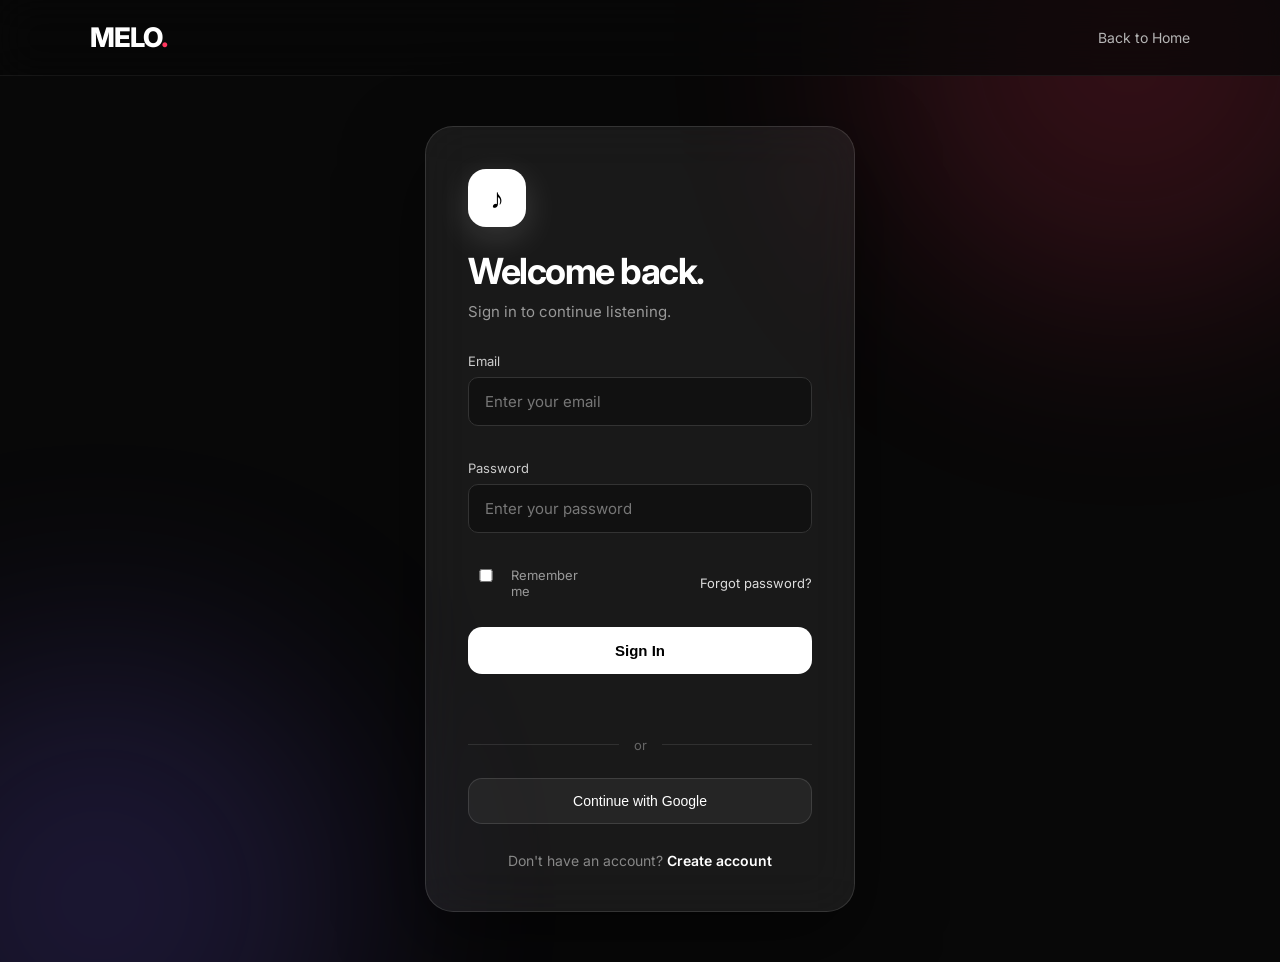
<file: frontend/admin.html>
<!DOCTYPE html>
<html lang="en">

<head>

    <meta charset="UTF-8">

    <meta
        name="viewport"
        content="width=device-width, initial-scale=1.0"
    >

    <title>MELO — Admin Dashboard</title>

    <link rel="stylesheet" href="style.css">

    <style>

        /* =========================================
           ADMIN DASHBOARD
           ========================================= */

        .navbar .auth-button {
            width: auto !important;
            margin-top: 0 !important;
            padding: 10px 22px !important;
            display: inline-block;
        }


        /* =========================================
           USER INFORMATION
           ========================================= */

        #userInfo {

            margin-top: 20px;
            margin-bottom: 35px;

            padding-bottom: 20px;

            border-bottom: 1px solid #333;
        }

        #userInfo p {
            margin: 6px 0;
        }


        /* =========================================
           ADMIN SECTIONS
           ========================================= */

        .admin-section {

            margin-top: 35px;

            padding-top: 25px;

            border-top: 1px solid #333;
        }

        .admin-section h2 {

            margin: 0 0 8px 0;

            line-height: 1.2;
        }

        .admin-section > p {

            margin: 0 0 18px 0;

            line-height: 1.5;
        }


        /* =========================================
           DASHBOARD BUTTON
           ========================================= */

        .dashboard-button {

            width: 100%;

            margin-top: 5px;
        }


        /* =========================================
           USERS LIST
           ========================================= */

        #usersList {

            margin-top: 20px;
        }

        .user-card {

            padding: 15px;

            margin-bottom: 10px;

            background: #111;

            border: 1px solid #333;

            border-radius: 10px;
        }

        .user-card p {

            margin: 5px 0;
        }

        .user-card select {

            margin-left: 8px;

            padding: 8px;

            background: #222;

            color: white;

            border: 1px solid #444;

            border-radius: 6px;
        }

        .user-card .auth-button {

            width: auto;

            margin-top: 8px;

            margin-right: 8px;
        }


        /* =========================================
           MUSIC LIST
           ========================================= */

        #musicList {

            margin-top: 20px;
        }

        .music-card {

            padding: 18px;

            margin-bottom: 12px;

            background: #111;

            border: 1px solid #333;

            border-radius: 12px;
        }

        .music-card p {

            margin: 6px 0;
        }


        /* =========================================
           MUSIC STATUS
           ========================================= */

        .music-status {

            display: inline-block;

            margin-top: 8px;

            padding: 5px 10px;

            border-radius: 20px;

            background: #222;

            font-size: 13px;
        }

        .music-status.pending {

            background: #3a2f10;

            color: #ffd86b;
        }

        .music-status.approved {

            background: #12351f;

            color: #6dff9b;
        }

        .music-status.rejected {

            background: #3a1515;

            color: #ff7b7b;
        }


        /* =========================================
           MUSIC ACTION BUTTONS
           ========================================= */

        .music-actions {

            margin-top: 15px;

            display: flex;

            gap: 10px;

            flex-wrap: wrap;
        }

        .music-actions .auth-button {

            width: auto;

            margin-top: 0;
        }


        /* =========================================
           MUSIC MESSAGE
           ========================================= */

        #musicMessage {

            margin-top: 15px;

            min-height: 20px;

            font-size: 14px;
        }


        /* =========================================
           EMPTY MESSAGE
           ========================================= */

        .empty-message {

            padding: 18px;

            margin-top: 15px;

            background: #111;

            border: 1px solid #333;

            border-radius: 10px;

            color: #aaa;
        }


        /* =========================================
           RESPONSIVE
           ========================================= */
        .settings-grid {
            display: grid;
            grid-template-columns: repeat(2, minmax(0, 1fr));
            gap: 12px;
            margin-top: 18px;
        }

        .setting-card {
            padding: 14px;
            border: 1px solid #333;
            border-radius: 12px;
            background: #111;
        }

        .setting-card label {
            display: block;
            margin-bottom: 7px;
            color: #aaa;
            font-size: 12px;
        }

        .setting-card input,
        .setting-card select {
            width: 100%;
            box-sizing: border-box;
            padding: 10px;
            background: #222;
            color: white;
            border: 1px solid #444;
            border-radius: 7px;
        }

        .admin-message {
            min-height: 20px;
            margin-top: 12px;
            color: #aaa;
        }

        .fan-admin-card {
            padding: 16px;
            margin-top: 12px;
            border: 1px solid #333;
            border-radius: 12px;
            background: #111;
        }

        .fan-admin-card.unread {
            border-color: #666;
        }

        .fan-admin-meta {
            display: flex;
            justify-content: space-between;
            gap: 12px;
            flex-wrap: wrap;
        }

        .fan-admin-muted {
            color: #888;
            font-size: 12px;
        }

        .fan-admin-text {
            margin: 12px 0;
            color: #ddd;
            line-height: 1.55;
            white-space: pre-wrap;
        }

        .fan-admin-actions {
            display: flex;
            gap: 8px;
            flex-wrap: wrap;
        }

        .fan-admin-actions .auth-button {
            width: auto;
            margin-top: 0;
        }



        @media (max-width: 600px) {

            .music-actions {

                flex-direction: column;
            }

            .music-actions .auth-button {

                width: 100%;
            }

            .user-card .auth-button {

                width: 100%;

                margin-right: 0;
            }

        }

    </style>

</head>


<body class="auth-page">


    <!-- =========================================
         BACKGROUND
         ========================================= -->

    <div class="ambient ambient-one"></div>

    <div class="ambient ambient-two"></div>


    <!-- =========================================
         NAVBAR
         ========================================= -->

    <nav class="navbar">

        <div class="logo">
            MELO
        </div>

        <button
            onclick="logoutUser()"
            class="auth-button"
            type="button"
        >
            Logout
        </button>

    </nav>


    <!-- =========================================
         ADMIN DASHBOARD
         ========================================= -->

    <main class="auth-container">

        <div class="auth-card">


            <!-- =================================
                 LOGO
                 ================================= -->

            <div class="auth-logo">
                ♪
            </div>


            <!-- =================================
                 TITLE
                 ================================= -->

            <h1>
                Admin Dashboard
            </h1>

            <p class="auth-subtitle">
                Manage the MELO platform.
            </p>


            <!-- =================================
                 USER INFORMATION
                 ================================= -->

            <div id="userInfo"></div>


            <!-- =================================
                 USER MANAGEMENT
                 ================================= -->

            <div class="admin-section">

                <h2>
                    User Management
                </h2>

                <p>
                    Manage listener and artist accounts.
                </p>

                <button
                    class="auth-button dashboard-button"
                    onclick="loadUsers()"
                    type="button"
                >
                    View Users
                </button>

                <div id="usersList"></div>

            </div>


            <!-- =================================
                 MUSIC CONTENT MANAGEMENT
                 ================================= -->

            <div class="admin-section">

                <h2>
                    Music Content
                </h2>

                <p>
                    Review and manage artist music submissions.
                </p>

                <button
                    class="auth-button dashboard-button"
                    onclick="loadMusic()"
                    type="button"
                >
                    Refresh Music Submissions
                </button>

                <div id="musicList"></div>

                <p id="musicMessage"></p>

            </div>


            <!-- =================================
                 SYSTEM SETTINGS
                 ================================= -->

            <div class="admin-section">

                <h2>
                    System Settings
                </h2>

                <p>
                    Manage system-wide MELO configuration.
                </p>

                <div id="settingsForm" class="settings-grid">
                    Loading settings...
                </div>

                <button
                    class="auth-button dashboard-button"
                    type="button"
                    onclick="saveSettings()"
                >
                    Save Settings
                </button>

                <p id="settingsMessage" class="admin-message"></p>

            </div>


            <!-- =================================
                 FEEDBACK & SUPPORT
                 ================================= -->

            <div class="admin-section">

                <h2>
                    Feedback & Support
                </h2>

                <p>
                    View listener messages sent to artists and manage support requests.
                </p>

                <button
                    class="auth-button dashboard-button"
                    type="button"
                    onclick="loadFanMessages()"
                >
                    Refresh Messages
                </button>

                <div id="fanMessagesList"></div>

                <p id="fanMessagesMessage" class="admin-message"></p>

            </div>


        </div>

    </main>


    <!-- =========================================
         AUTHENTICATION
         ========================================= -->

    <script src="auth.js"></script>


    <script>

        // =========================================
        // BACKEND URL
        // =========================================

        const API_BASE =
            "http://localhost:4971/api";


        // =========================================
        // GET LOGGED-IN USER
        // =========================================

        const user =
            getLoggedInUser();


        // =========================================
        // AUTHENTICATION CHECK
        // =========================================

        if (!user) {

            window.location.href =
                "login.html";

        }

        else if (user.role !== "admin") {

            window.location.href =
                "index.html";

        }

        else {

            document.getElementById(
                "userInfo"
            ).innerHTML = `

                <p>
                    <strong>Name:</strong>
                    ${user.name}
                </p>

                <p>
                    <strong>Email:</strong>
                    ${user.email}
                </p>

                <p>
                    <strong>Role:</strong>
                    ${user.role}
                </p>

            `;

        }


        // =========================================
        // LOAD USERS
        // =========================================

        async function loadUsers() {

            const usersList =
                document.getElementById(
                    "usersList"
                );


            usersList.innerHTML =
                "<p>Loading users...</p>";


            try {

                const response =
                    await fetch(
                        `${API_BASE}/users`
                    );


                if (!response.ok) {

                    throw new Error(
                        "Unable to load users."
                    );

                }


                const users =
                    await response.json();


                usersList.innerHTML = "";


                if (users.length === 0) {

                    usersList.innerHTML = `
                        <div class="empty-message">
                            No users found.
                        </div>
                    `;

                    return;

                }


                users.forEach(currentUser => {

                    usersList.innerHTML += `

                        <div class="user-card">

                            <p>
                                <strong>
                                    ${currentUser.name}
                                </strong>
                            </p>

                            <p>
                                ${currentUser.email}
                            </p>

                            <p>

                                <label>
                                    Role:
                                </label>

                                <select
                                    id="role-${currentUser.id}"
                                >

                                    <option
                                        value="listener"
                                        ${
                                            currentUser.role === "listener"
                                                ? "selected"
                                                : ""
                                        }
                                    >
                                        Listener
                                    </option>

                                    <option
                                        value="artist"
                                        ${
                                            currentUser.role === "artist"
                                                ? "selected"
                                                : ""
                                        }
                                    >
                                        Artist
                                    </option>

                                    <option
                                        value="admin"
                                        ${
                                            currentUser.role === "admin"
                                                ? "selected"
                                                : ""
                                        }
                                    >
                                        Admin
                                    </option>

                                </select>

                            </p>


                            <button
                                class="auth-button"
                                onclick="updateUserRole(${currentUser.id})"
                                type="button"
                            >
                                Update Role
                            </button>


                            <button
                                class="auth-button"
                                onclick="deleteUser(${currentUser.id})"
                                type="button"
                            >
                                Delete User
                            </button>

                        </div>

                    `;

                });

            }

            catch (error) {

                console.error(
                    "Load users error:",
                    error
                );


                usersList.innerHTML = `
                    <div class="empty-message">
                        Unable to load users.
                        Make sure the backend is running.
                    </div>
                `;

            }

        }


        // =========================================
        // DELETE USER
        // =========================================

        async function deleteUser(id) {

            const confirmed =
                confirm(
                    "Are you sure you want to delete this user?"
                );


            if (!confirmed) {

                return;

            }


            try {

                const response =
                    await fetch(
                        `${API_BASE}/users/${id}`,
                        {
                            method: "DELETE"
                        }
                    );


                const result =
                    await response.text();


                if (response.ok) {

                    alert(result);

                    loadUsers();

                }

                else {

                    alert(result);

                }

            }

            catch (error) {

                console.error(
                    "Delete user error:",
                    error
                );

                alert(
                    "Unable to delete user."
                );

            }

        }


        // =========================================
        // UPDATE USER ROLE
        // =========================================

        async function updateUserRole(id) {

            const roleSelect =
                document.getElementById(
                    `role-${id}`
                );


            if (!roleSelect) {

                alert(
                    "Role selector not found."
                );

                return;

            }


            const role =
                roleSelect.value;


            try {

                const response =
                    await fetch(
                        `${API_BASE}/users/${id}/role?role=${encodeURIComponent(role)}`,
                        {
                            method: "PUT"
                        }
                    );


                const result =
                    await response.text();


                if (response.ok) {

                    alert(result);

                    loadUsers();

                }

                else {

                    alert(result);

                }

            }

            catch (error) {

                console.error(
                    "Update role error:",
                    error
                );

                alert(
                    "Unable to update user role."
                );

            }

        }


        // =========================================
        // LOAD MUSIC
        // =========================================

        async function loadMusic() {

            const musicList =
                document.getElementById(
                    "musicList"
                );


            const musicMessage =
                document.getElementById(
                    "musicMessage"
                );


            musicMessage.textContent =
                "Loading music submissions...";


            musicMessage.style.color =
                "white";


            musicList.innerHTML = "";


            try {

                const response =
                    await fetch(
                        `${API_BASE}/music`
                    );


                if (!response.ok) {

                    throw new Error(
                        "Unable to load music."
                    );

                }


                const music =
                    await response.json();


                musicList.innerHTML = "";


                if (!Array.isArray(music) || music.length === 0) {

                    musicList.innerHTML = `
                        <div class="empty-message">
                            No music submissions found.
                        </div>
                    `;

                    musicMessage.textContent =
                        "";

                    return;

                }


                music.forEach(song => {

                    const status =
                        song.status || "Pending";


                    const statusClass =
                        status.toLowerCase();


                    let actionButtons = "";


                    // =================================
                    // ONLY PENDING SONGS NEED ACTION
                    // =================================

                    if (
                        status.toLowerCase() ===
                        "pending"
                    ) {

                        actionButtons = `

                            <div class="music-actions">

                                <button
                                    class="auth-button"
                                    onclick="updateMusicStatus(
                                        ${song.id},
                                        'Approved'
                                    )"
                                    type="button"
                                >
                                    Approve
                                </button>


                                <button
                                    class="auth-button"
                                    onclick="updateMusicStatus(
                                        ${song.id},
                                        'Rejected'
                                    )"
                                    type="button"
                                >
                                    Reject
                                </button>

                            </div>

                        `;

                    }


                    musicList.innerHTML += `

                        <div class="music-card">

                            <p>

                                <strong>
                                    ${song.title || "Untitled"}
                                </strong>

                            </p>


                            <p>

                                <strong>
                                    Artist:
                                </strong>

                                ${song.artist || "Unknown"}

                            </p>


                            <p>

                                <strong>
                                    Album:
                                </strong>

                                ${song.album || "Unknown"}

                            </p>


                            <p>

                                <strong>
                                    Genre:
                                </strong>

                                ${song.genre || "Unknown"}

                            </p>


                            <p>

                                <strong>
                                    Music File:
                                </strong>

                                ${
                                    song.fileName
                                        ? song.fileName
                                        : "No file uploaded"
                                }

                            </p>


                            <span
                                class="music-status ${statusClass}"
                            >

                                Status:
                                ${status}

                            </span>


                            ${actionButtons}

                        </div>

                    `;

                });


                musicMessage.textContent =
                    `${music.length} music submission(s) loaded.`;


                musicMessage.style.color =
                    "#aaa";

            }

            catch (error) {

                console.error(
                    "Load music error:",
                    error
                );


                musicList.innerHTML = "";


                musicMessage.textContent =
                    "Unable to load music submissions. Make sure the backend is running.";


                musicMessage.style.color =
                    "#ff6b6b";

            }

        }


        // =========================================
        // UPDATE MUSIC STATUS
        // =========================================

        async function updateMusicStatus(
            id,
            status
        ) {

            const action =
                status.toLowerCase();


            const confirmed =
                confirm(
                    `Are you sure you want to ${action} this music?`
                );


            if (!confirmed) {

                return;

            }


            try {

                const response =
                    await fetch(
                        `${API_BASE}/music/${id}/status?status=${encodeURIComponent(status)}`,
                        {
                            method: "PUT"
                        }
                    );


                const result =
                    await response.text();


                if (response.ok) {

                    alert(
                        result
                    );


                    // Refresh music list
                    await loadMusic();

                }

                else {

                    alert(
                        result ||
                        "Unable to update music status."
                    );

                }

            }

            catch (error) {

                console.error(
                    "Update music status error:",
                    error
                );


                alert(
                    "Unable to update music status. Make sure the backend is running."
                );

            }

        }


        // =========================================
        // COMING SOON
        // =========================================

        // =========================================
        // SYSTEM SETTINGS
        // =========================================

        const SETTING_DEFINITIONS = [
            { key: "siteName", label: "Site Name", type: "text" },
            { key: "allowRegistrations", label: "Allow Registrations", type: "boolean" },
            { key: "maintenanceMode", label: "Maintenance Mode", type: "boolean" },
            { key: "maxUploadSizeMB", label: "Max Upload Size (MB)", type: "number" },
            { key: "supportEmail", label: "Support Email", type: "email" }
        ];

        function escapeAdminText(value) {
            return String(value ?? "")
                .replace(/&/g, "&amp;")
                .replace(/</g, "&lt;")
                .replace(/>/g, "&gt;")
                .replace(/"/g, "&quot;")
                .replace(/'/g, "&#039;");
        }

        async function loadSettings() {
            const form = document.getElementById("settingsForm");
            const message = document.getElementById("settingsMessage");
            if (!form) return;

            form.innerHTML = "Loading settings...";

            try {
                const response = await fetch(`${API_BASE}/settings`, { cache: "no-store" });
                if (!response.ok) throw new Error("Unable to load settings.");
                const settings = await response.json();

                form.innerHTML = SETTING_DEFINITIONS.map(definition => {
                    const value = settings[definition.key] ?? "";
                    if (definition.type === "boolean") {
                        return `
                            <div class="setting-card">
                                <label for="setting-${definition.key}">${escapeAdminText(definition.label)}</label>
                                <select id="setting-${definition.key}">
                                    <option value="true" ${String(value) === "true" ? "selected" : ""}>Enabled</option>
                                    <option value="false" ${String(value) !== "true" ? "selected" : ""}>Disabled</option>
                                </select>
                            </div>
                        `;
                    }
                    return `
                        <div class="setting-card">
                            <label for="setting-${definition.key}">${escapeAdminText(definition.label)}</label>
                            <input id="setting-${definition.key}" type="${definition.type}" value="${escapeAdminText(value)}">
                        </div>
                    `;
                }).join("");
                message.textContent = "";
            }
            catch (error) {
                console.error("Settings error:", error);
                form.innerHTML = "Unable to load system settings.";
                message.textContent = "Make sure the MELO backend is running.";
            }
        }

        async function saveSettings() {
            const message = document.getElementById("settingsMessage");
            const updates = {};

            SETTING_DEFINITIONS.forEach(definition => {
                const input = document.getElementById(`setting-${definition.key}`);
                if (input) updates[definition.key] = input.value;
            });

            try {
                const response = await fetch(`${API_BASE}/settings`, {
                    method: "PUT",
                    headers: { "Content-Type": "application/json" },
                    body: JSON.stringify(updates)
                });

                const result = await response.json();
                if (!response.ok) throw new Error(result.message || "Unable to save settings.");

                message.textContent = "Settings saved successfully.";
                await loadSettings();
                document.getElementById("settingsMessage").textContent = "Settings saved successfully.";
            }
            catch (error) {
                console.error("Save settings error:", error);
                message.textContent = error.message || "Unable to save settings.";
            }
        }

        // =========================================
        // FAN / SUPPORT MESSAGES
        // =========================================

        async function loadFanMessages() {
            const list = document.getElementById("fanMessagesList");
            const message = document.getElementById("fanMessagesMessage");
            if (!list) return;

            list.innerHTML = "Loading messages...";
            message.textContent = "";

            try {
                const response = await fetch(`${API_BASE}/fan-messages`, { cache: "no-store" });
                if (!response.ok) throw new Error("Unable to load messages.");
                const messages = await response.json();

                if (!Array.isArray(messages) || messages.length === 0) {
                    list.innerHTML = `<div class="empty-message">No messages found.</div>`;
                    return;
                }

                list.innerHTML = messages.map(item => `
                    <div class="fan-admin-card ${item.read ? "" : "unread"}">
                        <div class="fan-admin-meta">
                            <div>
                                <strong>${escapeAdminText(item.senderName)}</strong>
                                <div class="fan-admin-muted">${escapeAdminText(item.senderEmail)}</div>
                            </div>
                            <div class="fan-admin-muted">Artist: ${escapeAdminText(item.artist)}</div>
                            <div class="fan-admin-muted">${escapeAdminText(item.createdAt || "")}</div>
                        </div>
                        <div class="fan-admin-text">${escapeAdminText(item.message)}</div>
                        <div class="fan-admin-actions">
                            ${item.read ? "" : `<button class="auth-button" type="button" onclick="markAdminFanMessageRead(${item.id})">Mark as Read</button>`}
                            <button class="auth-button" type="button" onclick="deleteFanMessage(${item.id})">Delete</button>
                        </div>
                    </div>
                `).join("");

                const unread = messages.filter(item => !item.read).length;
                message.textContent = `${messages.length} total • ${unread} unread`;
            }
            catch (error) {
                console.error("Fan message error:", error);
                list.innerHTML = `<div class="empty-message">Unable to load messages.</div>`;
                message.textContent = "Make sure the MELO backend is running.";
            }
        }

        async function markAdminFanMessageRead(id) {
            try {
                const response = await fetch(`${API_BASE}/fan-messages/${encodeURIComponent(id)}/read`, { method: "PUT" });
                if (!response.ok) throw new Error("Unable to update message.");
                await loadFanMessages();
            }
            catch (error) {
                alert("Unable to update this message.");
            }
        }

        async function deleteFanMessage(id) {
            if (!confirm("Delete this message?")) return;

            try {
                const response = await fetch(`${API_BASE}/fan-messages/${encodeURIComponent(id)}`, { method: "DELETE" });
                if (!response.ok) throw new Error("Unable to delete message.");
                await loadFanMessages();
            }
            catch (error) {
                alert("Unable to delete this message.");
            }
        }

        function showComingSoon(section) {

            alert(
                `${section} will be added in the next stage of MELO.`
            );

        }


        // =========================================
        // LOAD MUSIC WHEN ADMIN PAGE OPENS
        // =========================================

        if (
            user &&
            user.role === "admin"
        ) {

            loadMusic();

        }

    

        // Load settings and support data automatically.
        loadSettings();
        loadFanMessages();
</script>


</body>

</html>
</file>
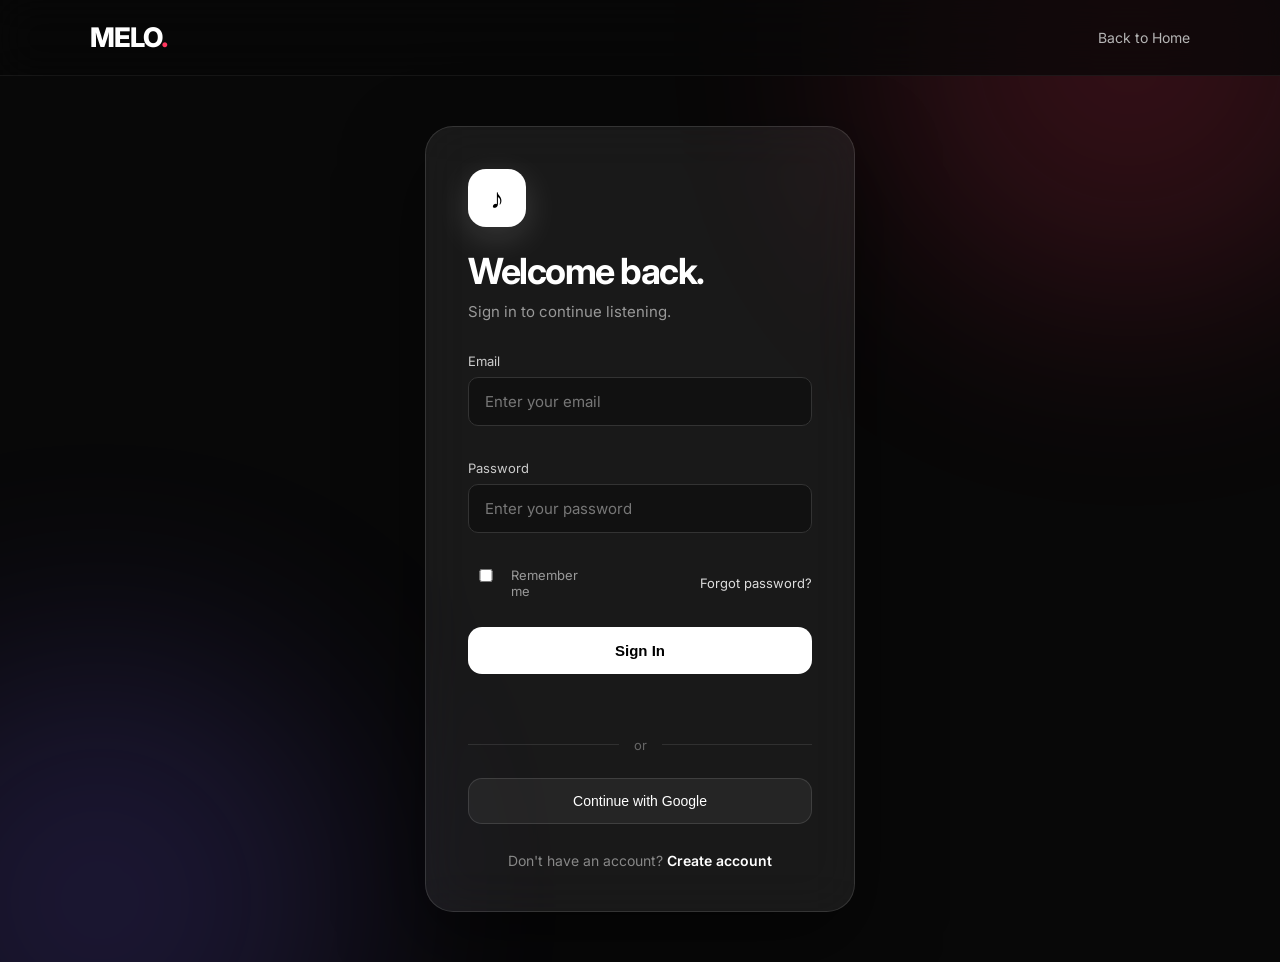
<file: frontend/artist.html>
<!DOCTYPE html>
<html lang="en">

<head>

    <meta charset="UTF-8">

    <meta
        name="viewport"
        content="width=device-width, initial-scale=1.0"
    >

    <title>MELO — Artist Dashboard</title>

    <link
        rel="stylesheet"
        href="style.css"
    >

    <style>

        /* =========================================
           ARTIST DASHBOARD
           ========================================= */

        /* Keep the dashboard centered and wide without changing other pages. */
        main.auth-container {
            width: min(1100px, calc(100% - 40px));
            max-width: 1100px;
            margin: 36px auto 60px;
            padding: 0;
            box-sizing: border-box;
        }

        main.auth-container > .auth-card {
            width: 100%;
            max-width: none;
            margin: 0 auto;
            box-sizing: border-box;
        }

        @media (max-width: 600px) {
            main.auth-container {
                width: calc(100% - 24px);
                margin-top: 20px;
            }
        }

        .navbar .auth-button {
            width: auto !important;
            margin-top: 0 !important;
            padding: 10px 22px !important;
        }


        #userInfo {
            margin-top: 20px;
            margin-bottom: 35px;
            padding-bottom: 20px;
            border-bottom: 1px solid #333;
        }

        #userInfo p {
            margin: 6px 0;
        }

        /* =========================================
           ARTIST PROFILE
           ========================================= */

        .artist-profile {
            display: flex;
            align-items: center;
            gap: 18px;
            margin-bottom: 25px;
            padding: 18px;
            background: #111;
            border: 1px solid #333;
            border-radius: 16px;
        }

        .artist-profile-picture {
            width: 90px;
            height: 90px;
            border-radius: 50%;
            object-fit: cover;
            background: #222;
            border: 1px solid #444;
            flex-shrink: 0;
        }

        .artist-profile-placeholder {
            width: 90px;
            height: 90px;
            border-radius: 50%;
            display: flex;
            align-items: center;
            justify-content: center;
            background: #222;
            border: 1px solid #444;
            font-size: 38px;
            flex-shrink: 0;
        }

        .profile-upload-form {
            flex: 1;
        }

        .profile-upload-form input {
            width: 100%;
            box-sizing: border-box;
            padding: 10px;
            margin: 8px 0 10px;
            background: #111;
            color: white;
            border: 1px solid #333;
            border-radius: 10px;
        }

        .profile-upload-form button {
            width: 100%;
        }

        .profile-message {
            margin: 8px 0 0;
            font-size: 13px;
            min-height: 18px;
        }

        @media (max-width: 600px) {
            .artist-profile {
                align-items: flex-start;
            }
        }


        .artist-section {
            margin-top: 35px;
            padding-top: 25px;
            border-top: 1px solid #333;
        }


        .artist-section h2 {
            margin-bottom: 8px;
        }


        .section-description {
            color: #999;
            margin-bottom: 20px;
        }


        /* =========================================
           FORM
           ========================================= */

        #musicForm {
            width: 100%;
        }


        #musicForm input,
        #musicForm select {

            width: 100%;
            box-sizing: border-box;

            margin-bottom: 14px;
        }


        /* =========================================
           FILE INPUT
           ========================================= */

        #musicFile,
        #coverFile {

            width: 100%;
            box-sizing: border-box;

            padding: 12px;

            margin-bottom: 14px;

            background: #111;

            color: white;

            border: 1px solid #333;

            border-radius: 10px;

            cursor: pointer;
        }


        #musicFile::file-selector-button,
        #coverFile::file-selector-button {

            background: white;

            color: black;

            border: none;

            border-radius: 7px;

            padding: 9px 14px;

            margin-right: 12px;

            font-weight: 600;

            cursor: pointer;
        }


        /* =========================================
           UPLOAD BUTTON
           ========================================= */

        #musicForm .auth-button {

            width: 100%;

            margin-top: 5px;
        }


        /* =========================================
           MESSAGE
           ========================================= */

        #musicMessage {

            margin-top: 15px !important;

            font-size: 14px;

            min-height: 20px;
        }


        /* =========================================
           SONG LIST
           ========================================= */

        .artist-song {

            padding: 18px;

            margin-bottom: 14px;

            background: #111;

            border: 1px solid #333;

            border-radius: 14px;
        }


        .artist-song-title {

            font-size: 17px;

            font-weight: 600;

            margin-bottom: 5px;
        }


        .artist-song-details {

            color: #888;

            font-size: 13px;

            margin-bottom: 14px;
        }


        .song-status {

            display: inline-block;

            padding: 5px 10px;

            border-radius: 20px;

            background: #222;

            font-size: 12px;

            margin-bottom: 15px;
        }


        .cover-form {

            margin-top: 10px;
        }


        .cover-form input {

            width: 100%;

            margin-bottom: 10px;
        }


        .cover-form button {

            width: 100%;
        }


        .artist-message {

            margin-top: 10px;

            font-size: 13px;

            min-height: 18px;
        }

        /* =========================================
           PERFORMANCE ANALYTICS
           ========================================= */

        .performance-stats { display:grid; grid-template-columns:repeat(4,minmax(0,1fr)); gap:12px; margin-top:22px; }
        .performance-stat-card, .performance-panel { background:#111; border:1px solid #333; border-radius:14px; }
        .performance-stat-card { padding:18px; }
        .performance-stat-card span { display:block; color:#888; font-size:12px; margin-bottom:9px; }
        .performance-stat-card strong { display:block; font-size:26px; }
        .performance-grid { display:grid; grid-template-columns:repeat(2,minmax(0,1fr)); gap:14px; margin-top:14px; }
        .performance-panel { padding:18px; margin-top:14px; }
        .performance-grid .performance-panel { margin-top:0; }
        .performance-panel h3 { margin:0 0 16px; font-size:16px; }
        .top-song-card { min-height:70px; display:flex; flex-direction:column; justify-content:center; gap:5px; }
        .top-song-title { font-size:18px; font-weight:700; }
        .top-song-meta { color:#888; font-size:13px; }
        .top-song-streams { margin-top:5px; font-size:13px; }
        .status-summary { display:grid; gap:10px; }
        .status-row { display:flex; align-items:center; justify-content:space-between; padding:10px 12px; background:#171717; border-radius:10px; font-size:13px; }
        .status-row span:last-child { font-weight:700; }
        .performance-table-wrap { width:100%; overflow-x:auto; }
        .performance-table { width:100%; border-collapse:collapse; min-width:600px; }
        .performance-table th,.performance-table td { padding:12px 10px; text-align:left; border-bottom:1px solid #292929; font-size:13px; }
        .performance-table th { color:#888; font-weight:600; }
        .performance-table td:nth-child(4),.performance-table td:nth-child(5) { font-weight:700; }
        .performance-status { display:inline-block; padding:4px 9px; border-radius:999px; background:#222; font-size:11px; }
        @media (max-width:700px) { .performance-stats,.performance-grid { grid-template-columns:1fr; } }



    </style>

</head>


<body class="auth-page">


    <!-- =========================================
         BACKGROUND
         ========================================= -->

    <div class="ambient ambient-one"></div>

    <div class="ambient ambient-two"></div>


    <!-- =========================================
         NAVBAR
         ========================================= -->

    <nav class="navbar">

        <div class="logo">
            MELO
        </div>


        <button
            onclick="logoutUser()"
            class="auth-button"
            type="button"
        >
            Logout
        </button>

    </nav>


    <!-- =========================================
         DASHBOARD
         ========================================= -->

    <main class="auth-container">

        <div class="auth-card">


            <div class="auth-logo">
                ♪
            </div>


            <h1>
                Artist Dashboard
            </h1>


            <p class="auth-subtitle">
                Welcome back, artist.
            </p>


            <!-- =================================
                 USER INFORMATION
                 ================================= -->

            <div id="userInfo"></div>


            <!-- =================================
                 UPLOAD MUSIC
                 ================================= -->

            <div class="artist-section">

                <h2>
                    Upload Music
                </h2>

                <p class="section-description">
                    Submit your music for admin approval.
                </p>


                <form id="musicForm">


                    <input
                        type="text"
                        id="title"
                        placeholder="Song Title"
                        required
                    >


                    <input
                        type="text"
                        id="artist"
                        placeholder="Artist Name"
                        readonly
                        required
                    >


                    <input
                        type="text"
                        id="album"
                        placeholder="Album Name"
                        required
                    >


                    <input
                        type="file"
                        id="musicFile"
                        accept="audio/*"
                        required
                    >


                    <!-- COVER IMAGE -->

                    <input
                        type="file"
                        id="newCoverFile"
                        accept="image/*"
                    >


                    <select
                        id="genre"
                        required
                    >

                        <option value="">
                            Select Genre
                        </option>

                        <option value="Pop">
                            Pop
                        </option>

                        <option value="Rock">
                            Rock
                        </option>

                        <option value="Hip Hop">
                            Hip Hop
                        </option>

                        <option value="Electronic">
                            Electronic
                        </option>

                        <option value="Classical">
                            Classical
                        </option>

                        <option value="Jazz">
                            Jazz
                        </option>

                        <option value="Other">
                            Other
                        </option>

                    </select>


                    <button
                        type="submit"
                        class="auth-button"
                    >
                        Submit Music
                    </button>

                </form>


                <p id="musicMessage"></p>

            </div>


            <!-- =================================
                 EXISTING MUSIC
                 ================================= -->

            <div class="artist-section">

                <h2>
                    Your Uploaded Music
                </h2>


                <p class="section-description">
                    Add or update cover images for your uploaded songs.
                </p>


                <div id="artistMusicList">

                    Loading your music...

                </div>

            </div>

            <!-- =================================
                 PERFORMANCE ANALYTICS
                 ================================= -->

            <div class="artist-section" id="performanceSection">

                <h2>
                    Performance Analytics
                </h2>

                <p class="section-description">
                    Track streams, likes, upload status and your top-performing music.
                </p>

                <p id="performanceMessage" class="artist-message"></p>

                <div class="performance-stats">
                    <div class="performance-stat-card"><span>Total Streams</span><strong id="totalStreams">0</strong></div>
                    <div class="performance-stat-card"><span>Total Likes</span><strong id="totalLikes">0</strong></div>
                    <div class="performance-stat-card"><span>Total Songs</span><strong id="totalSongs">0</strong></div>
                    <div class="performance-stat-card"><span>Approved Songs</span><strong id="approvedSongs">0</strong></div>
                </div>

                <div class="performance-grid">
                    <div class="performance-panel">
                        <h3>Top Performing Song</h3>
                        <div id="topSongCard" class="top-song-card">Loading performance...</div>
                    </div>
                    <div class="performance-panel">
                        <h3>Upload Status</h3>
                        <div id="statusSummary" class="status-summary">Loading status...</div>
                    </div>
                </div>

                <div class="performance-panel">
                    <h3>Song Performance Report</h3>
                    <div class="performance-table-wrap">
                        <table class="performance-table">
                            <thead><tr><th>Song</th><th>Album</th><th>Status</th><th>Streams</th><th>Likes</th></tr></thead>
                            <tbody id="performanceTableBody"><tr><td colspan="5">Loading performance...</td></tr></tbody>
                        </table>
                    </div>
                </div>

            </div>


<!-- =================================
                 FANS
                 ================================= -->

            <div class="artist-section">

                <h2>
                    Fans
                </h2>

                <p>
                    View messages and feedback from your fans.
                </p>


                
            <button
                class="auth-button"
                type="button"
                onclick="window.location.href='fan-messages.html'"
            >
                     View Fan Messages
            </button>

            </div>


        </div>

    </main>


    <!-- =========================================
         AUTH
         ========================================= -->

    <script src="auth.js"></script>


    <script>

        // =========================================
        // GET USER
        // =========================================

        const user =
            getLoggedInUser();


        // =========================================
        // AUTH CHECK
        // =========================================

        if (!user) {

            window.location.href =
                "login.html";

        }

        else if (user.role !== "artist") {

            window.location.href =
                "index.html";

        }

        else {

            document.getElementById(
                "userInfo"
            ).innerHTML = `

                <p>
                    <strong>Name:</strong>
                    ${user.name}
                </p>

                <p>
                    <strong>Email:</strong>
                    ${user.email}
                </p>

                <p>
                    <strong>Role:</strong>
                    ${user.role}
                </p>

            `;


            document.getElementById(
                "artist"
            ).value = user.name;


            loadArtistMusic();
            loadPerformance();
        }



        // =========================================
        // LOAD ARTIST MUSIC
        // =========================================

        async function loadArtistMusic() {

            const list =
                document.getElementById(
                    "artistMusicList"
                );


            try {

                const response =
                    await fetch(
                        "http://localhost:4971/api/music"
                    );


                const music =
                    await response.json();


                const artistName = String(user.name || "").trim().toLowerCase();

                const myMusic =
                    Array.isArray(music)
                        ? music.filter(song => {
                            const songArtist = String(song.artist || "").trim().toLowerCase();
                            return songArtist === artistName;
                        })
                        : [];


                if (myMusic.length === 0) {

                    list.innerHTML =
                        "<p>No uploaded music found.</p>";

                    return;
                }


                list.innerHTML = "";


                myMusic.forEach(song => {

                    list.innerHTML += `

                        <div class="artist-song">

                            <div class="artist-song-title">
                                ${song.title}
                            </div>

                            <div class="artist-song-details">

                                ${song.album}
                                •
                                ${song.genre}

                            </div>


                            <div class="song-status">

                                Status:
                                ${song.status}

                            </div>


                            <div>

                                <strong>
                                    Cover Image
                                </strong>

                            </div>

                            <div style="margin-top:10px;">

                                ${song.coverFileName
                                    ? `
                                        <img
                                            src="http://localhost:4971/api/music/${song.id}/cover"
                                            alt="${song.title} cover"
                                            style="width:90px;height:90px;object-fit:cover;border-radius:12px;border:1px solid #333;"
                                            onerror="this.style.display='none';"
                                        >
                                      `
                                    : `<span style="color:#777;">No cover uploaded yet.</span>`
                                }

                            </div>


                            <form
                                class="cover-form"
                                onsubmit="
                                    updateCover(
                                        event,
                                        ${song.id}
                                    )
                                "
                            >

                                <input
                                    type="file"
                                    id="cover-${song.id}"
                                    accept="image/*"
                                    required
                                >


                                <button
                                    type="submit"
                                    class="auth-button"
                                >
                                    Update Cover
                                </button>

                            </form>


                            <p
                                id="cover-message-${song.id}"
                                class="artist-message"
                            ></p>

                        </div>

                    `;

                });

            }

            catch (error) {

                console.error(error);

                list.innerHTML =
                    "<p>Unable to load your music. Make sure the MELO backend is running.</p>";
            }
        }





        // =========================================
        // PERFORMANCE ANALYTICS
        // =========================================

        function formatPerformanceNumber(value) {
            return Number(value || 0).toLocaleString();
        }

        function escapePerformanceText(value) {
            return String(value ?? "")
                .replace(/&/g, "&amp;")
                .replace(/</g, "&lt;")
                .replace(/>/g, "&gt;")
                .replace(/"/g, "&quot;")
                .replace(/'/g, "&#039;");
        }

        async function loadPerformance() {
            const message = document.getElementById("performanceMessage");
            try {
                message.textContent = "Loading performance data...";
                message.style.color = "#888";
                const response = await fetch("http://localhost:4971/api/music", { cache: "no-store" });
                if (!response.ok) throw new Error("Performance API failed");
                const music = await response.json();
                const myMusic = Array.isArray(music) ? music.filter(song => song.artist === user.name) : [];
                const totalStreams = myMusic.reduce((sum,song) => sum + Number(song.streams || 0),0);
                const totalLikes = myMusic.reduce((sum,song) => sum + Number(song.likes || 0),0);
                const approved = myMusic.filter(song => String(song.status || "").toLowerCase() === "approved").length;
                const pending = myMusic.filter(song => String(song.status || "").toLowerCase() === "pending").length;
                const rejected = myMusic.filter(song => String(song.status || "").toLowerCase() === "rejected").length;
                document.getElementById("totalStreams").textContent = formatPerformanceNumber(totalStreams);
                document.getElementById("totalLikes").textContent = formatPerformanceNumber(totalLikes);
                document.getElementById("totalSongs").textContent = formatPerformanceNumber(myMusic.length);
                document.getElementById("approvedSongs").textContent = formatPerformanceNumber(approved);
                const sortedMusic = [...myMusic].sort((a,b) => Number(b.streams || 0) - Number(a.streams || 0));
                const topSong = sortedMusic[0];
                document.getElementById("topSongCard").innerHTML = topSong ? `
                    <div class="top-song-title">${escapePerformanceText(topSong.title)}</div>
                    <div class="top-song-meta">${escapePerformanceText(topSong.album || "Single")} • ${escapePerformanceText(topSong.status || "Unknown")}</div>
                    <div class="top-song-streams">${formatPerformanceNumber(topSong.streams)} streams • ${formatPerformanceNumber(topSong.likes)} likes</div>
                ` : "No music uploaded yet.";
                document.getElementById("statusSummary").innerHTML = `
                    <div class="status-row"><span>Approved</span><span>${approved}</span></div>
                    <div class="status-row"><span>Pending</span><span>${pending}</span></div>
                    <div class="status-row"><span>Rejected</span><span>${rejected}</span></div>`;
                const body = document.getElementById("performanceTableBody");
                body.innerHTML = sortedMusic.length ? sortedMusic.map(song => `
                    <tr><td>${escapePerformanceText(song.title)}</td><td>${escapePerformanceText(song.album || "Single")}</td><td><span class="performance-status">${escapePerformanceText(song.status || "Unknown")}</span></td><td>${formatPerformanceNumber(song.streams)}</td><td>${formatPerformanceNumber(song.likes)}</td></tr>`).join("") : `<tr><td colspan="5">No uploaded music found.</td></tr>`;
                message.textContent = `Performance updated • ${myMusic.length} song${myMusic.length === 1 ? "" : "s"}`;
                message.style.color = "#888";
            } catch (error) {
                console.error("Performance error:", error);
                message.textContent = "Unable to load performance data. Make sure the MELO backend is running.";
                message.style.color = "#ff6b6b";
            }
        }

        // =========================================
        // UPDATE EXISTING COVER
        // =========================================

        async function updateCover(
            event,
            musicId
        ) {

            event.preventDefault();


            const fileInput =
                document.getElementById(
                    `cover-${musicId}`
                );


            const message =
                document.getElementById(
                    `cover-message-${musicId}`
                );


            const coverFile =
                fileInput.files[0];


            if (!coverFile) {

                message.textContent =
                    "Please select a cover image.";

                message.style.color =
                    "#ff6b6b";

                return;
            }


            if (
                !coverFile.type.startsWith(
                    "image/"
                )
            ) {

                message.textContent =
                    "Please select a valid image.";

                message.style.color =
                    "#ff6b6b";

                return;
            }


            const formData =
                new FormData();


            formData.append(
                "cover",
                coverFile
            );


            message.textContent =
                "Uploading cover...";


            message.style.color =
                "white";


            try {

                const response =
                    await fetch(
                        `http://localhost:4971/api/music/${musicId}/cover`,
                        {
                            method: "PUT",
                            body: formData
                        }
                    );


                const result =
                    await response.text();


                if (response.ok) {

                    message.textContent =
                        "Cover updated successfully!";

                    message.style.color =
                        "#7CFF9B";


                    loadArtistMusic();
                    loadPerformance();

                }

                else {

                    message.textContent =
                        result;

                    message.style.color =
                        "#ff6b6b";
                }

            }

            catch (error) {

                console.error(error);

                message.textContent =
                    "Unable to connect to MELO server. Check that the backend is running.";

                message.style.color =
                    "#ff6b6b";
            }

        }

    </script>

</body>

</html>
</file>
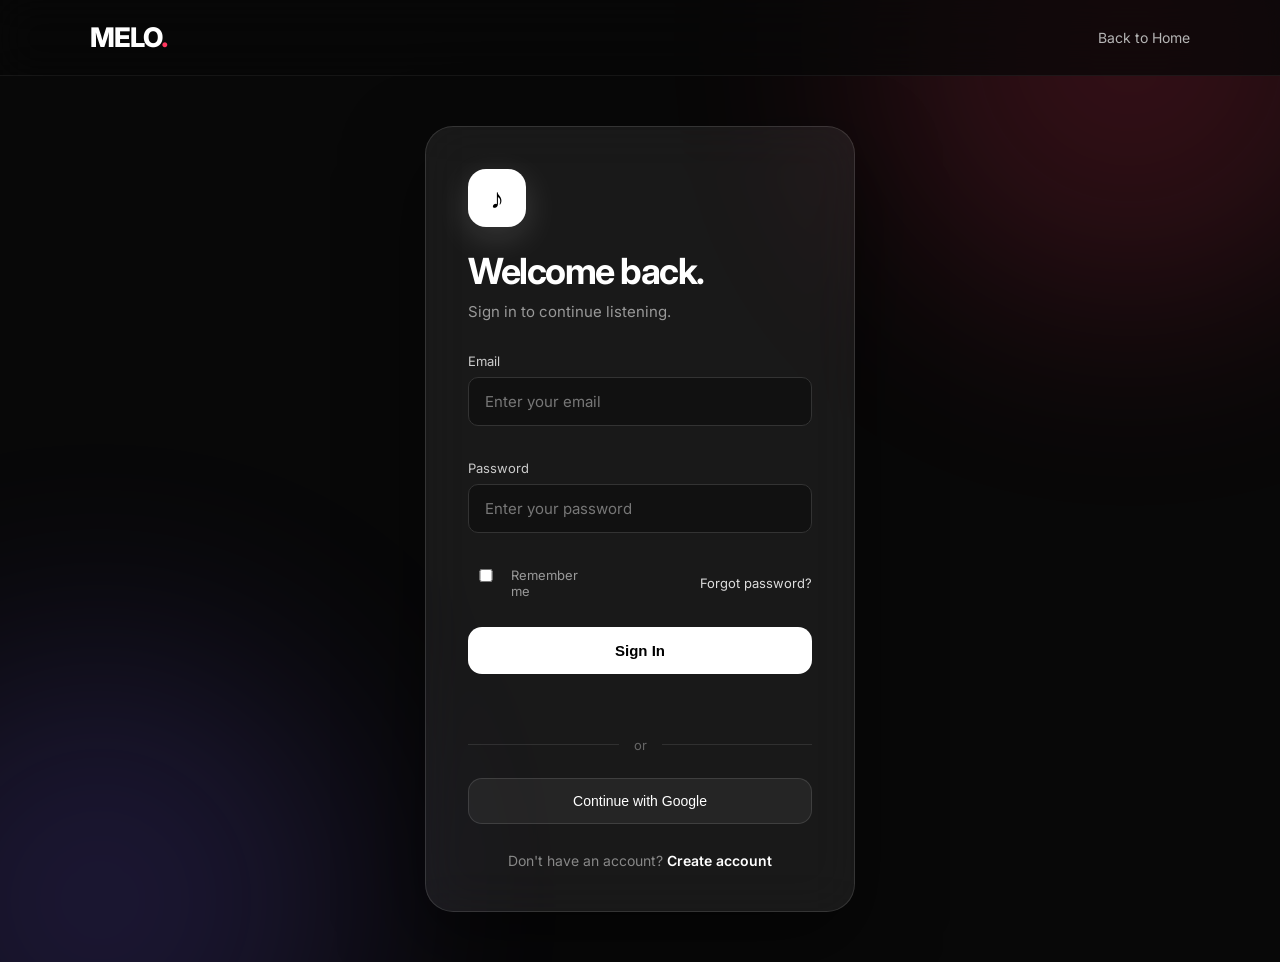
<file: frontend/fan-messages.html>
<!DOCTYPE html>
<html lang="en">
<head>
    <meta charset="UTF-8">
    <meta name="viewport" content="width=device-width, initial-scale=1.0">
    <title>MELO — Fan Messages</title>
    <link rel="stylesheet" href="style.css">

    <style>
        .fan-page {
            width: min(1000px, calc(100% - 32px));
            margin: 36px auto 60px;
        }

        .fan-panel {
            background: #111;
            border: 1px solid #333;
            border-radius: 16px;
            padding: 24px;
            margin-top: 20px;
        }

        .fan-toolbar {
            display: flex;
            justify-content: space-between;
            align-items: center;
            gap: 12px;
            flex-wrap: wrap;
        }

        .fan-toolbar button,
        .fan-actions button {
            width: auto;
            margin: 0 6px 6px 0;
        }

        .fan-message-card {
            background: #171717;
            border: 1px solid #333;
            border-radius: 12px;
            padding: 18px;
            margin-top: 14px;
            overflow-wrap: anywhere;
        }

        .fan-message-card.unread {
            border-color: #8b5cf6;
        }

        .fan-message-meta {
            color: #999;
            font-size: 13px;
            margin: 8px 0 14px;
        }

        .fan-message-content {
            white-space: pre-wrap;
            line-height: 1.6;
        }

        .fan-status {
            min-height: 22px;
            margin-top: 12px;
            color: #aaa;
        }

        .fan-empty {
            padding: 24px 0;
            color: #999;
        }

        .fan-actions {
            margin-top: 16px;
        }

        .fan-back {
            display: inline-block;
            margin-top: 18px;
            color: inherit;
        }

        @media (max-width: 600px) {
            .fan-panel {
                padding: 16px;
            }
        }
    </style>
</head>

<body class="auth-page">
    <div class="ambient ambient-one"></div>
    <div class="ambient ambient-two"></div>

    <nav class="navbar">
        <div class="logo">MELO</div>
        <button class="auth-button" type="button" onclick="logoutUser()">
            Logout
        </button>
    </nav>

    <main class="fan-page">
        <section class="auth-card">
            <div class="auth-logo">♪</div>
            <h1>Fan Messages &amp; Feedback</h1>
            <p class="auth-subtitle" id="artistGreeting">
                Messages from your listeners
            </p>

            <div class="fan-panel">
                <div class="fan-toolbar">
                    <div>
                        <h2 style="margin:0;">Your Inbox</h2>
                        <p style="color:#999;margin:8px 0 0;">
                            Messages sent to your artist profile.
                        </p>
                    </div>

                    <button
                        class="auth-button"
                        id="refreshMessages"
                        type="button"
                    >
                        Refresh
                    </button>
                </div>

                <p id="fanStatus" class="fan-status" role="status">
                    Loading messages...
                </p>

                <div id="fanMessageList" aria-live="polite"></div>
            </div>

            <a class="fan-back" href="artist.html">
                ← Back to Artist Dashboard
            </a>
        </section>
    </main>

    <script src="auth.js"></script>
    <script>
        "use strict";

        const API_BASE = "http://localhost:4971/api/fan-messages";
        const currentUser = getLoggedInUser();

        const statusElement = document.getElementById("fanStatus");
        const listElement = document.getElementById("fanMessageList");
        const refreshButton = document.getElementById("refreshMessages");

        function escapeHTML(value) {
            return String(value ?? "")
                .replace(/&/g, "&amp;")
                .replace(/</g, "&lt;")
                .replace(/>/g, "&gt;")
                .replace(/"/g, "&quot;")
                .replace(/'/g, "&#039;");
        }

        function setStatus(message, isError = false) {
            statusElement.textContent = message;
            statusElement.style.color = isError ? "#ff7777" : "#aaa";
        }

        function formatDate(value) {
            if (!value) return "Date unavailable";

            const normalized = String(value).endsWith("Z")
                ? String(value)
                : String(value) + "Z";

            const date = new Date(normalized);

            if (Number.isNaN(date.getTime())) {
                return String(value);
            }

            return date.toLocaleString();
        }

        function renderMessages(messages) {
            if (!Array.isArray(messages) || messages.length === 0) {
                listElement.innerHTML =
                    '<p class="fan-empty">No fan messages yet. Messages sent to your artist profile will appear here.</p>';
                return;
            }

            listElement.innerHTML = messages.map(message => {
                const id = Number(message.id);
                const unread = message.read !== true;

                return `
                    <article class="fan-message-card ${unread ? "unread" : ""}">
                        <div class="fan-toolbar">
                            <strong>${escapeHTML(message.senderName || "Listener")}</strong>
                            <span style="color:${unread ? "#c4b5fd" : "#999"}">
                                ${unread ? "Unread" : "Read"}
                            </span>
                        </div>

                        <div class="fan-message-meta">
                            <div>From: ${escapeHTML(message.senderEmail || "Not provided")}</div>
                            <div>Received: ${escapeHTML(formatDate(message.createdAt))}</div>
                        </div>

                        <div class="fan-message-content">${escapeHTML(message.message)}</div>

                        <div class="fan-actions">
                            ${unread ? `
                                <button
                                    type="button"
                                    class="auth-button"
                                    data-action="read"
                                    data-id="${id}"
                                >Mark as Read</button>
                            ` : ""}

                            <button
                                type="button"
                                class="auth-button"
                                data-action="delete"
                                data-id="${id}"
                            >Delete</button>
                        </div>
                    </article>
                `;
            }).join("");
        }

        async function loadFanMessages() {
            listElement.innerHTML = "";
            setStatus("Loading messages...");
            refreshButton.disabled = true;

            try {
                const artistName = encodeURIComponent(
                    String(currentUser.name || "").trim()
                );

                const response = await fetch(
                    `${API_BASE}/artist/${artistName}`,
                    { cache: "no-store" }
                );

                if (!response.ok) {
                    throw new Error(`Server returned HTTP ${response.status}`);
                }

                const messages = await response.json();

                if (!Array.isArray(messages)) {
                    throw new Error("Unexpected response from the messages API.");
                }

                renderMessages(messages);

                const unreadCount = messages.filter(item => item.read !== true).length;
                setStatus(
                    `${messages.length} message${messages.length === 1 ? "" : "s"} • ${unreadCount} unread`
                );
            } catch (error) {
                console.error("Unable to load fan messages:", error);
                listElement.innerHTML = "";
                setStatus(
                    "Could not load messages. Check that the Spring Boot backend is running on port 4971.",
                    true
                );
            } finally {
                refreshButton.disabled = false;
            }
        }

        async function handleMessageAction(action, id) {
            if (!Number.isSafeInteger(id) || id <= 0) {
                setStatus("Invalid message ID.", true);
                return;
            }

            if (action === "delete" &&
                !window.confirm("Delete this fan message permanently?")) {
                return;
            }

            try {
                setStatus(action === "read" ? "Updating message..." : "Deleting message...");

                const url = action === "read"
                    ? `${API_BASE}/${id}/read`
                    : `${API_BASE}/${id}`;

                const response = await fetch(url, {
                    method: action === "read" ? "PUT" : "DELETE"
                });

                if (!response.ok) {
                    throw new Error(`Server returned HTTP ${response.status}`);
                }

                await loadFanMessages();
            } catch (error) {
                console.error("Message action failed:", error);
                setStatus(
                    "That action failed. Check the backend console and try again.",
                    true
                );
            }
        }

        listElement.addEventListener("click", event => {
            const button = event.target.closest("button[data-action]");
            if (!button) return;

            handleMessageAction(
                button.dataset.action,
                Number(button.dataset.id)
            );
        });

        refreshButton.addEventListener("click", loadFanMessages);

        if (!currentUser) {
            window.location.href = "login.html";
        } else if (String(currentUser.role).toLowerCase() !== "artist") {
            window.location.href = "index.html";
        } else {
            document.getElementById("artistGreeting").textContent =
                `Welcome, ${currentUser.name}. Here are messages sent to your artist profile.`;

            loadFanMessages();
        }
    </script>
</body>
</html>
</file>
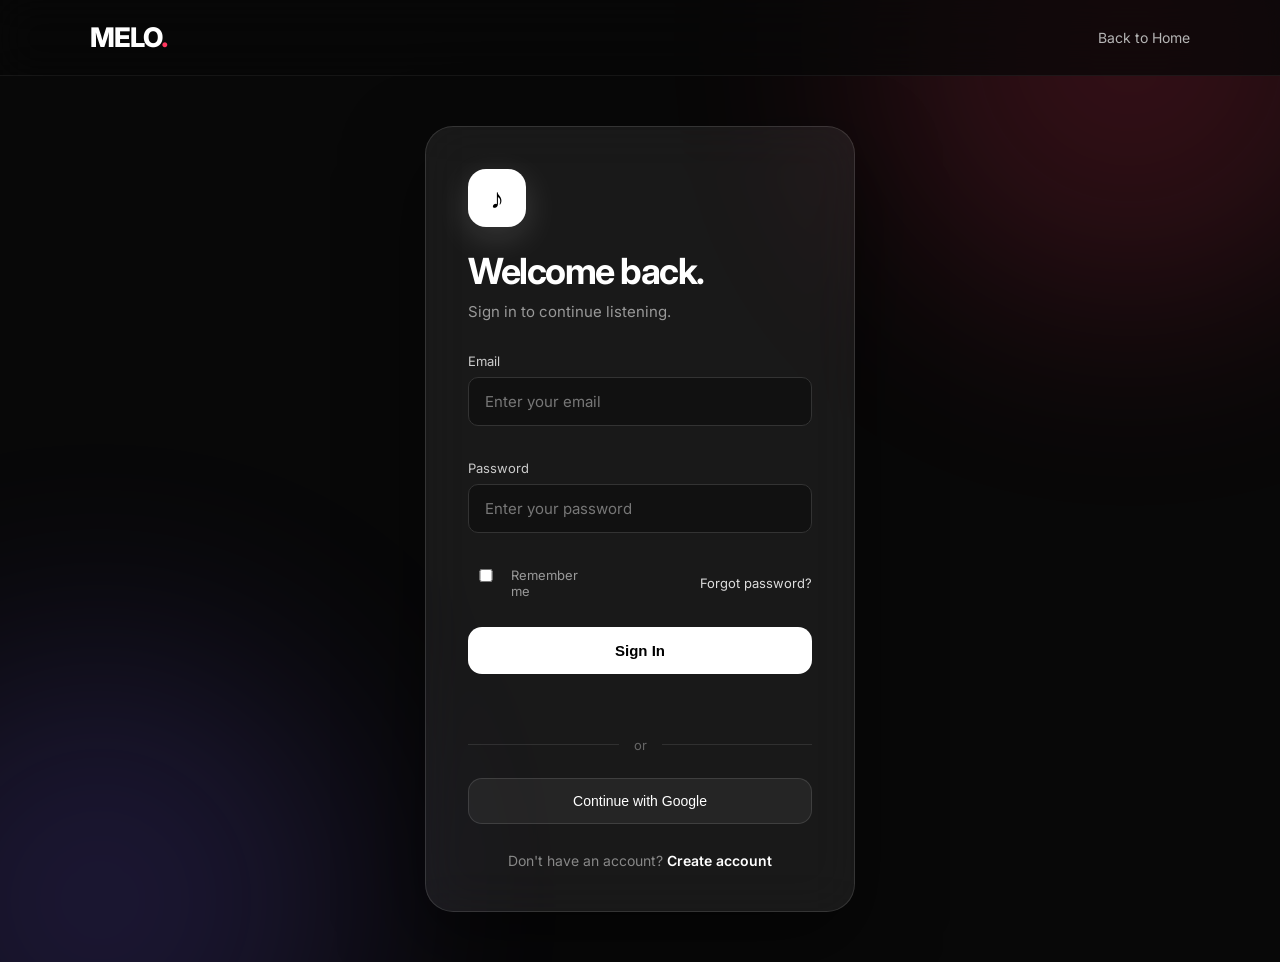
<file: frontend/fan.html>
<!DOCTYPE html>
<html lang="en">
<head>
    <meta charset="UTF-8">
    <meta name="viewport" content="width=device-width, initial-scale=1.0">
    <title>MELO — Contact an Artist</title>
    <link rel="stylesheet" href="style.css">
    <style>
        .fan-form { display:grid; gap:14px; margin-top:20px; }
        .fan-form label { color:#aaa; font-size:12px; }
        .fan-form input, .fan-form select, .fan-form textarea {
            width:100%; box-sizing:border-box; padding:12px 13px;
            border:1px solid rgba(255,255,255,.10); border-radius:12px;
            background:#111; color:white; outline:none;
        }
        .fan-form textarea { min-height:150px; resize:vertical; }
        .fan-message { min-height:22px; margin-top:8px; color:#aaa; }
        .fan-note { color:#777; font-size:12px; line-height:1.5; }
    </style>
</head>
<body class="auth-page">
    <div class="ambient ambient-one"></div>
    <div class="ambient ambient-two"></div>

    <nav class="navbar">
        <div class="logo">MELO</div>
        <button class="auth-button" type="button" onclick="logoutUser()">Logout</button>
    </nav>

    <main class="auth-container">
        <div class="auth-card">
            <div class="auth-logo">♪</div>
            <h1>Contact an Artist</h1>
            <p class="auth-subtitle">Send feedback, appreciation or a message directly to an artist.</p>

            <div id="userInfo"></div>

            <form id="fanForm" class="fan-form">
                <div>
                    <label for="artistSelect">Artist</label>
                    <select id="artistSelect" required>
                        <option value="">Loading artists...</option>
                    </select>
                </div>

                <div>
                    <label for="fanMessage">Message</label>
                    <textarea id="fanMessage" maxlength="2000" placeholder="Write your message..." required></textarea>
                </div>

                <p class="fan-note">Your name and email are shared with the selected artist so they can identify the sender and reply.</p>

                <button class="auth-button" type="submit">Send Message</button>
                <p id="fanMessageStatus" class="fan-message"></p>
            </form>

            <a href="listener.html" class="primary-btn" style="display:inline-block;text-decoration:none;margin-top:8px;">Back to Dashboard</a>
        </div>
    </main>

    <script src="auth.js"></script>
    <script>
        const API_BASE = "http://localhost:4971/api";
        const user = getLoggedInUser();

        if (!user) {
            window.location.href = "login.html";
        } else if (user.role !== "listener") {
            window.location.href = "index.html";
        } else {
            document.getElementById("userInfo").innerHTML = `
                <p><strong>Name:</strong> ${escapeText(user.name)}</p>
                <p><strong>Email:</strong> ${escapeText(user.email)}</p>
            `;
        }

        function escapeText(value) {
            return String(value ?? "")
                .replace(/&/g, "&amp;")
                .replace(/</g, "&lt;")
                .replace(/>/g, "&gt;")
                .replace(/"/g, "&quot;")
                .replace(/'/g, "&#039;");
        }

        async function loadArtists() {
            const select = document.getElementById("artistSelect");
            try {
                const response = await fetch(`${API_BASE}/music`, { cache: "no-store" });
                if (!response.ok) throw new Error("Unable to load artists.");
                const music = await response.json();

                const artists = [...new Set(
                    (Array.isArray(music) ? music : [])
                        .filter(song => String(song.status || "").toLowerCase() === "approved")
                        .map(song => String(song.artist || "").trim())
                        .filter(Boolean)
                )].sort((a, b) => a.localeCompare(b));

                select.innerHTML = artists.length
                    ? `<option value="">Choose an artist</option>${artists.map(artist => `<option value="${escapeText(artist)}">${escapeText(artist)}</option>`).join("")}`
                    : `<option value="">No approved artists available</option>`;
            }
            catch (error) {
                console.error(error);
                select.innerHTML = `<option value="">Unable to load artists</option>`;
            }
        }

        document.getElementById("fanForm").addEventListener("submit", async event => {
            event.preventDefault();

            const status = document.getElementById("fanMessageStatus");
            const artist = document.getElementById("artistSelect").value.trim();
            const message = document.getElementById("fanMessage").value.trim();

            if (!artist || !message) {
                status.textContent = "Please choose an artist and write a message.";
                return;
            }

            status.textContent = "Sending...";

            try {
                const response = await fetch(`${API_BASE}/fan-messages`, {
                    method: "POST",
                    headers: { "Content-Type": "application/json" },
                    body: JSON.stringify({
                        artist,
                        senderName: user.name,
                        senderEmail: user.email,
                        message
                    })
                });

                const result = await response.json();
                if (!response.ok) throw new Error(result.message || "Unable to send message.");

                document.getElementById("fanMessage").value = "";
                status.textContent = "Message sent successfully.";
            }
            catch (error) {
                console.error(error);
                status.textContent = error.message || "Unable to send message.";
            }
        });

        loadArtists();
    </script>
</body>
</html>
</file>
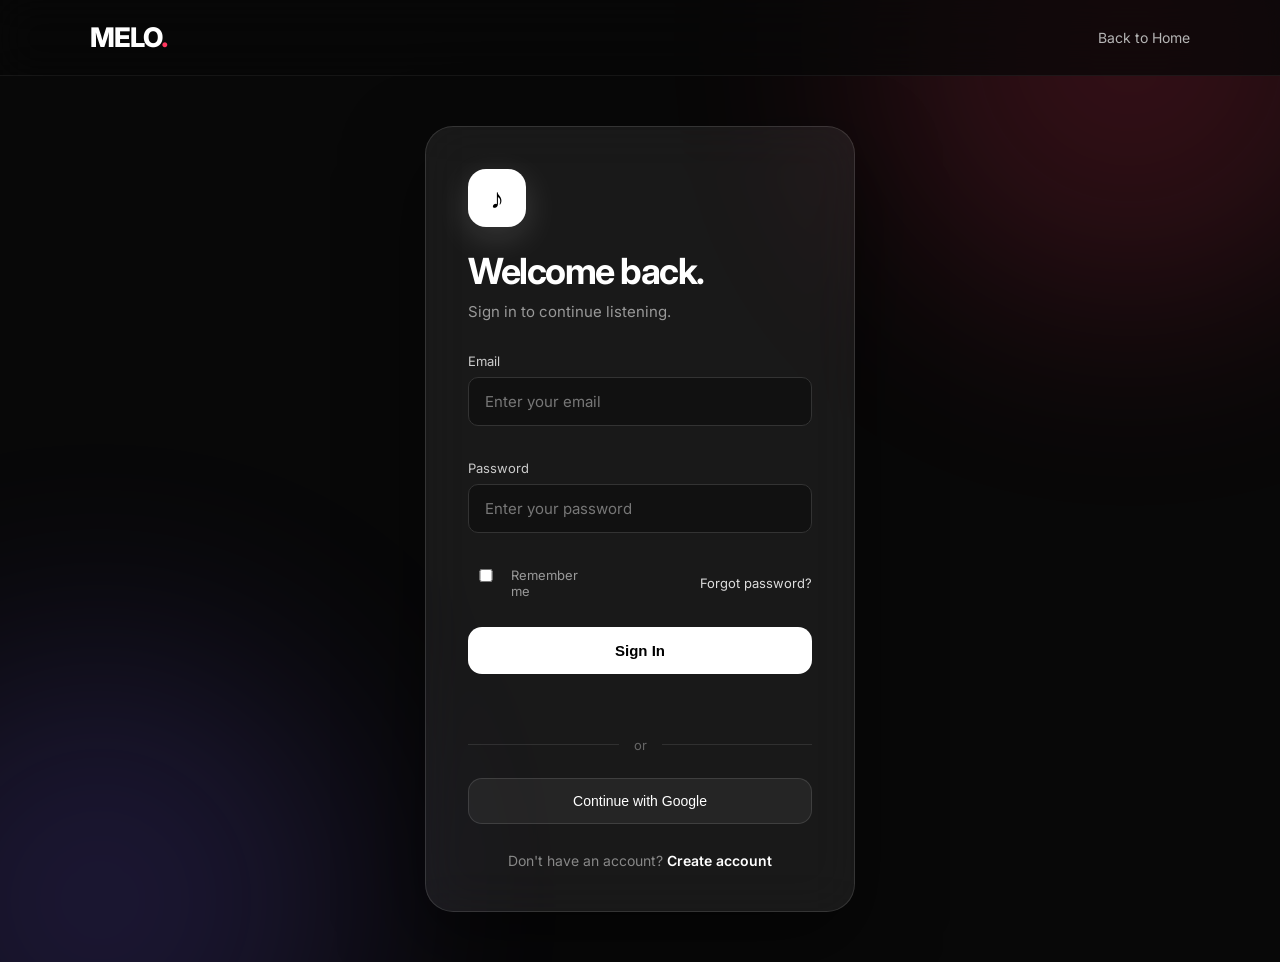
<file: frontend/login.html>
<!DOCTYPE html>
<html lang="en">

<head>

    <meta charset="UTF-8">

    <meta
        name="viewport"
        content="width=device-width, initial-scale=1.0"
    >

    <title>MELO — Sign In</title>

    <link rel="stylesheet" href="style.css">

</head>


<body class="auth-page">


    <!-- =========================================
         AMBIENT BACKGROUND
         ========================================= -->

    <div class="ambient ambient-one"></div>

    <div class="ambient ambient-two"></div>



    <!-- =========================================
         NAVBAR
         ========================================= -->

    <nav class="navbar">

        <a
            href="index.html"
            class="logo"
        >
            MELO<span>.</span>
        </a>


        <a
            href="index.html"
            class="back-home"
        >
            Back to Home
        </a>

    </nav>



    <!-- =========================================
         LOGIN CONTAINER
         ========================================= -->

    <main class="auth-container">


        <div class="auth-card">


            <!-- =================================
                 LOGO
                 ================================= -->

            <div class="auth-logo">
                ♪
            </div>



            <!-- =================================
                 HEADING
                 ================================= -->

            <h1>
                Welcome back.
            </h1>


            <p class="auth-subtitle">
                Sign in to continue listening.
            </p>



            <!-- =================================
                 LOGIN FORM
                 ================================= -->

            <form id="loginForm">


                <!-- EMAIL -->

                <div class="input-group">

                    <label for="email">
                        Email
                    </label>

                    <input
                        type="email"
                        id="email"
                        placeholder="Enter your email"
                        autocomplete="email"
                        required
                    >

                </div>



                <!-- PASSWORD -->

                <div class="input-group">

                    <label for="password">
                        Password
                    </label>

                    <input
                        type="password"
                        id="password"
                        placeholder="Enter your password"
                        autocomplete="current-password"
                        required
                    >

                </div>



                <!-- =================================
                     LOGIN OPTIONS
                     ================================= -->

                <div class="auth-options">

                    <label class="remember">

                        <input
                            type="checkbox"
                            id="rememberMe"
                        >

                        Remember me

                    </label>


                    <a
                        href="#"
                        class="forgot-password"
                        onclick="return false;"
                    >
                        Forgot password?
                    </a>

                </div>



                <!-- =================================
                     LOGIN BUTTON
                     ================================= -->

                <button
                    type="submit"
                    class="auth-button"
                    id="loginButton"
                >
                    Sign In
                </button>


            </form>



            <!-- =================================
                 LOGIN MESSAGE
                 ================================= -->

            <p
                id="loginMessage"
                style="
                    margin-top: 18px;
                    text-align: center;
                    min-height: 20px;
                    font-size: 14px;
                "
            ></p>



            <!-- =================================
                 DIVIDER
                 ================================= -->

            <div class="divider">

                <span>or</span>

            </div>



            <!-- =================================
                 GOOGLE BUTTON
                 ================================= -->

            <button
                type="button"
                class="google-button"
                onclick="alert('Google login will be added later.')"
            >
                Continue with Google
            </button>



            <!-- =================================
                 REGISTER
                 ================================= -->

            <p class="switch-auth">

                Don't have an account?

                <a href="register.html">
                    Create account
                </a>

            </p>


        </div>


    </main>



    <!-- =========================================
         AUTHENTICATION
         ========================================= -->

    <script src="auth.js"></script>



    <!-- =========================================
         LOGIN JAVASCRIPT
         ========================================= -->

    <script>

        const loginForm =
            document.getElementById("loginForm");


        const loginButton =
            document.getElementById("loginButton");


        const loginMessage =
            document.getElementById("loginMessage");



        // =========================================
        // LOGIN FORM
        // =========================================

        loginForm.addEventListener(
            "submit",
            async function(event) {

                // IMPORTANT:
                // Prevent normal HTML form refresh

                event.preventDefault();


                // =================================
                // GET VALUES
                // =================================

                const email =
                    document.getElementById("email")
                        .value
                        .trim();


                const password =
                    document.getElementById("password")
                        .value;



                // =================================
                // CLEAR OLD MESSAGE
                // =================================

                loginMessage.textContent = "";

                loginMessage.style.color = "";



                // =================================
                // DISABLE BUTTON
                // =================================

                loginButton.disabled = true;

                loginButton.textContent =
                    "Signing in...";



                try {

                    // =================================
                    // SEND LOGIN REQUEST
                    // =================================

                    const response =
                        await fetch(
                            "http://localhost:4971/api/login",
                            {
                                method: "POST",

                                headers: {
                                    "Content-Type":
                                        "application/json"
                                },

                                body: JSON.stringify({

                                    email: email,

                                    password: password

                                })
                            }
                        );



                    // =================================
                    // READ SERVER RESPONSE
                    // =================================

                    const responseText =
                        await response.text();


                    let result;


                    try {

                        result =
                            JSON.parse(responseText);

                    }

                    catch {

                        result =
                            responseText;

                    }



                    // =================================
                    // LOGIN FAILED
                    // =================================

                    if (!response.ok) {

                        loginMessage.textContent =
                            typeof result === "string"
                                ? result
                                : "Invalid email or password.";

                        loginMessage.style.color =
                            "#ff6b6b";

                        loginButton.disabled = false;

                        loginButton.textContent =
                            "Sign In";

                        return;
                    }



                    // =================================
                    // LOGIN SUCCESSFUL
                    // =================================

                    console.log(
                        "Login successful:",
                        result
                    );



                    // Save logged-in user

                    localStorage.setItem(
                        "meloUser",
                        JSON.stringify(result)
                    );



                    // =================================
                    // SUCCESS MESSAGE
                    // =================================

                    loginMessage.textContent =
                        "Login successful!";

                    loginMessage.style.color =
                        "#7CFF9B";



                    // =================================
                    // REDIRECT BY ROLE
                    // =================================

                    setTimeout(function() {

                        if (
                            result.role ===
                            "listener"
                        ) {

                            // LISTENER GOES TO
                            // MAIN MELO HOMEPAGE

                            window.location.href =
                                "index.html";

                        }

                        else if (
                            result.role ===
                            "artist"
                        ) {

                            window.location.href =
                                "artist.html";

                        }

                        else if (
                            result.role ===
                            "admin"
                        ) {

                            window.location.href =
                                "admin.html";

                        }

                        else {

                            // Unknown role

                            window.location.href =
                                "index.html";

                        }

                    }, 500);


                }


                // =================================
                // CONNECTION ERROR
                // =================================

                catch (error) {

                    console.error(
                        "Login error:",
                        error
                    );


                    loginMessage.textContent =
                        "Unable to connect to MELO server.";

                    loginMessage.style.color =
                        "#ff6b6b";


                    loginButton.disabled = false;

                    loginButton.textContent =
                        "Sign In";

                }

            }
        );

    </script>


</body>

</html>
</file>
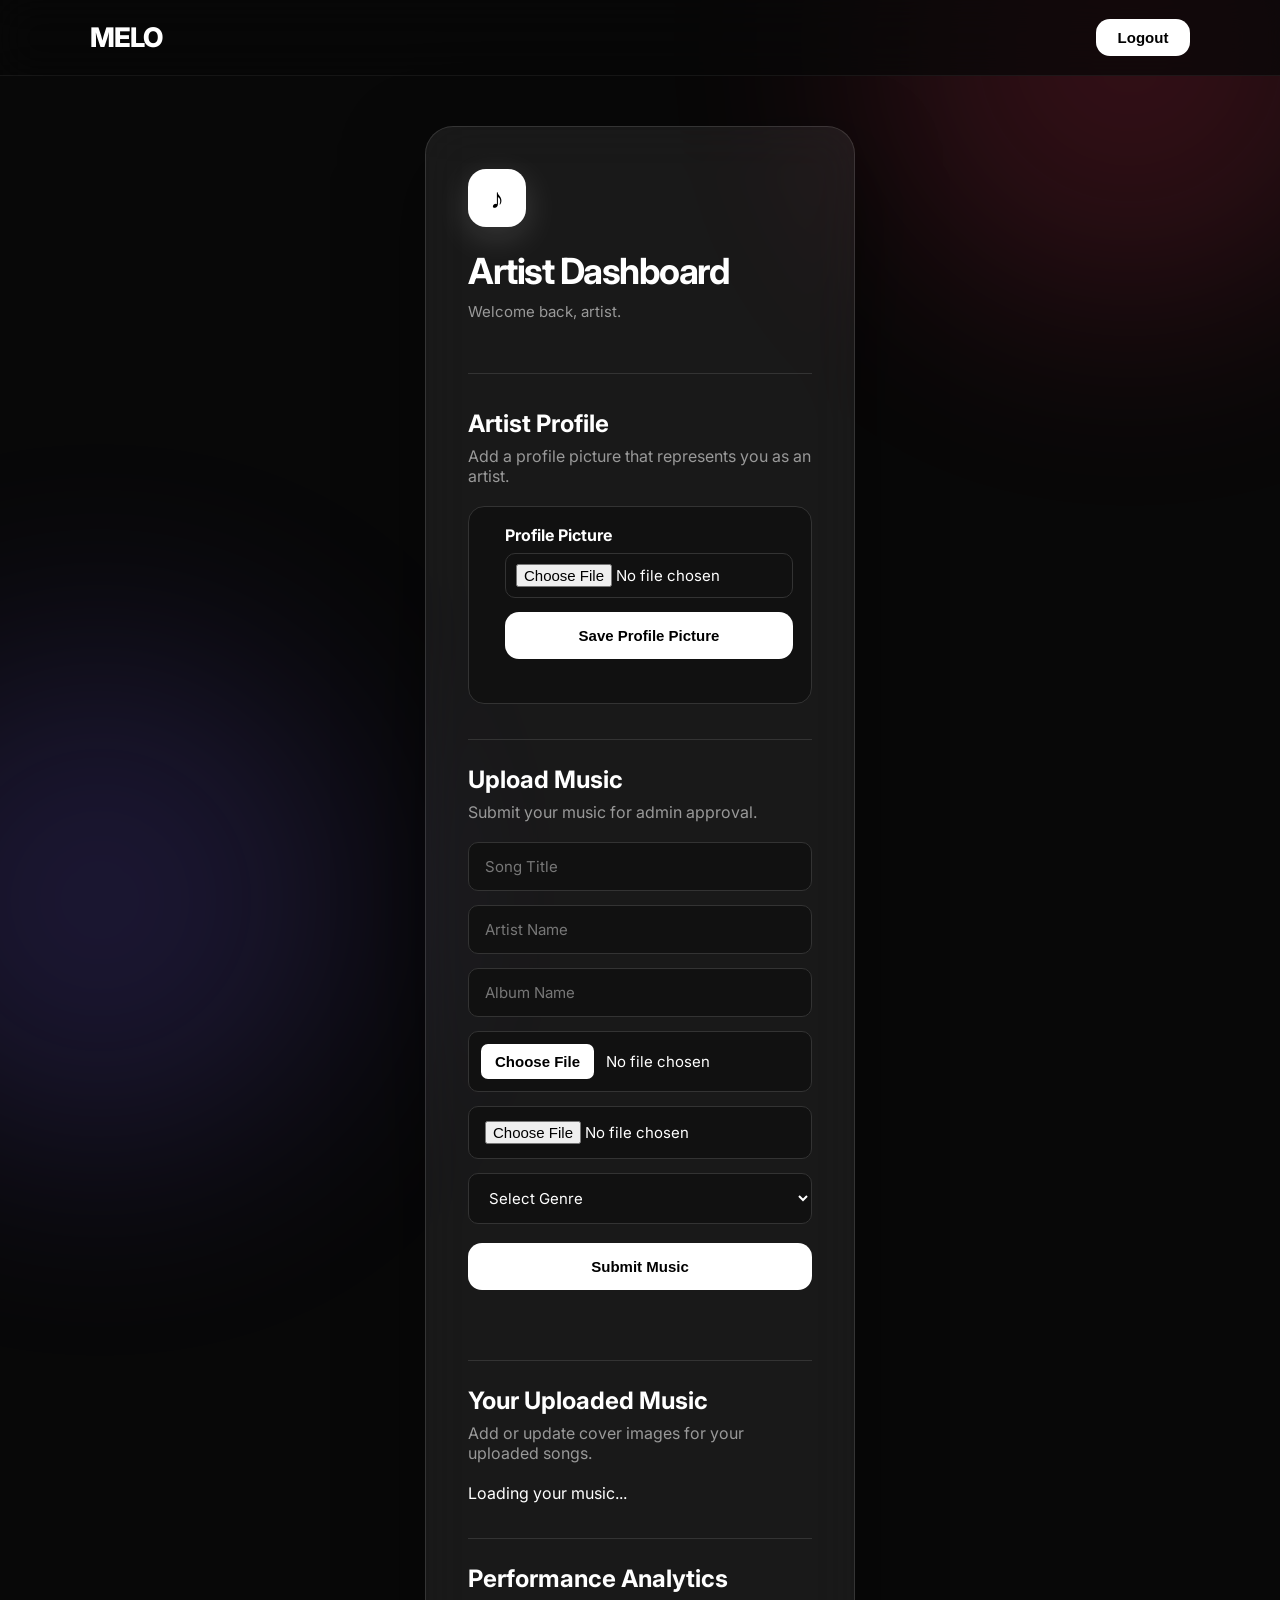
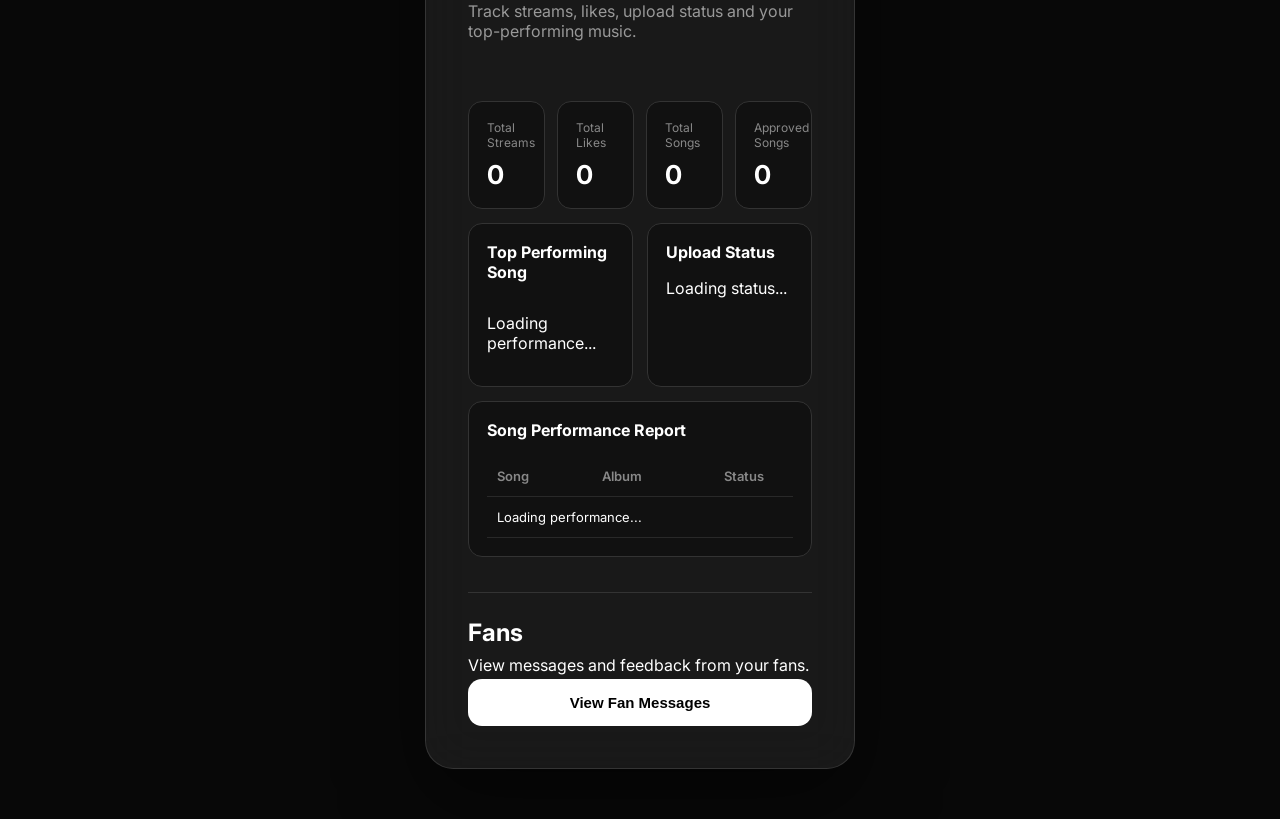
<file: frontend/MELO_artist_performance.html>
<!DOCTYPE html>
<html lang="en">

<head>

    <meta charset="UTF-8">

    <meta
        name="viewport"
        content="width=device-width, initial-scale=1.0"
    >

    <title>MELO — Artist Dashboard</title>

    <link
        rel="stylesheet"
        href="style.css"
    >

    <style>

        /* =========================================
           ARTIST DASHBOARD
           ========================================= */

        .navbar .auth-button {
            width: auto !important;
            margin-top: 0 !important;
            padding: 10px 22px !important;
        }


        #userInfo {
            margin-top: 20px;
            margin-bottom: 35px;
            padding-bottom: 20px;
            border-bottom: 1px solid #333;
        }

        #userInfo p {
            margin: 6px 0;
        }

        /* =========================================
           ARTIST PROFILE
           ========================================= */

        .artist-profile {
            display: flex;
            align-items: center;
            gap: 18px;
            margin-bottom: 25px;
            padding: 18px;
            background: #111;
            border: 1px solid #333;
            border-radius: 16px;
        }

        .artist-profile-picture {
            width: 90px;
            height: 90px;
            border-radius: 50%;
            object-fit: cover;
            background: #222;
            border: 1px solid #444;
            flex-shrink: 0;
        }

        .artist-profile-placeholder {
            width: 90px;
            height: 90px;
            border-radius: 50%;
            display: flex;
            align-items: center;
            justify-content: center;
            background: #222;
            border: 1px solid #444;
            font-size: 38px;
            flex-shrink: 0;
        }

        .profile-upload-form {
            flex: 1;
        }

        .profile-upload-form input {
            width: 100%;
            box-sizing: border-box;
            padding: 10px;
            margin: 8px 0 10px;
            background: #111;
            color: white;
            border: 1px solid #333;
            border-radius: 10px;
        }

        .profile-upload-form button {
            width: 100%;
        }

        .profile-message {
            margin: 8px 0 0;
            font-size: 13px;
            min-height: 18px;
        }

        @media (max-width: 600px) {
            .artist-profile {
                align-items: flex-start;
            }
        }


        .artist-section {
            margin-top: 35px;
            padding-top: 25px;
            border-top: 1px solid #333;
        }


        .artist-section h2 {
            margin-bottom: 8px;
        }


        .section-description {
            color: #999;
            margin-bottom: 20px;
        }


        /* =========================================
           FORM
           ========================================= */

        #musicForm {
            width: 100%;
        }


        #musicForm input,
        #musicForm select {

            width: 100%;
            box-sizing: border-box;

            margin-bottom: 14px;
        }


        /* =========================================
           FILE INPUT
           ========================================= */

        #musicFile,
        #coverFile {

            width: 100%;
            box-sizing: border-box;

            padding: 12px;

            margin-bottom: 14px;

            background: #111;

            color: white;

            border: 1px solid #333;

            border-radius: 10px;

            cursor: pointer;
        }


        #musicFile::file-selector-button,
        #coverFile::file-selector-button {

            background: white;

            color: black;

            border: none;

            border-radius: 7px;

            padding: 9px 14px;

            margin-right: 12px;

            font-weight: 600;

            cursor: pointer;
        }


        /* =========================================
           UPLOAD BUTTON
           ========================================= */

        #musicForm .auth-button {

            width: 100%;

            margin-top: 5px;
        }


        /* =========================================
           MESSAGE
           ========================================= */

        #musicMessage {

            margin-top: 15px !important;

            font-size: 14px;

            min-height: 20px;
        }


        /* =========================================
           SONG LIST
           ========================================= */

        .artist-song {

            padding: 18px;

            margin-bottom: 14px;

            background: #111;

            border: 1px solid #333;

            border-radius: 14px;
        }


        .artist-song-title {

            font-size: 17px;

            font-weight: 600;

            margin-bottom: 5px;
        }


        .artist-song-details {

            color: #888;

            font-size: 13px;

            margin-bottom: 14px;
        }


        .song-status {

            display: inline-block;

            padding: 5px 10px;

            border-radius: 20px;

            background: #222;

            font-size: 12px;

            margin-bottom: 15px;
        }


        .cover-form {

            margin-top: 10px;
        }


        .cover-form input {

            width: 100%;

            margin-bottom: 10px;
        }


        .cover-form button {

            width: 100%;
        }


        .artist-message {

            margin-top: 10px;

            font-size: 13px;

            min-height: 18px;
        }

        /* =========================================
           PERFORMANCE ANALYTICS
           ========================================= */

        .performance-stats { display:grid; grid-template-columns:repeat(4,minmax(0,1fr)); gap:12px; margin-top:22px; }
        .performance-stat-card, .performance-panel { background:#111; border:1px solid #333; border-radius:14px; }
        .performance-stat-card { padding:18px; }
        .performance-stat-card span { display:block; color:#888; font-size:12px; margin-bottom:9px; }
        .performance-stat-card strong { display:block; font-size:26px; }
        .performance-grid { display:grid; grid-template-columns:repeat(2,minmax(0,1fr)); gap:14px; margin-top:14px; }
        .performance-panel { padding:18px; margin-top:14px; }
        .performance-grid .performance-panel { margin-top:0; }
        .performance-panel h3 { margin:0 0 16px; font-size:16px; }
        .top-song-card { min-height:70px; display:flex; flex-direction:column; justify-content:center; gap:5px; }
        .top-song-title { font-size:18px; font-weight:700; }
        .top-song-meta { color:#888; font-size:13px; }
        .top-song-streams { margin-top:5px; font-size:13px; }
        .status-summary { display:grid; gap:10px; }
        .status-row { display:flex; align-items:center; justify-content:space-between; padding:10px 12px; background:#171717; border-radius:10px; font-size:13px; }
        .status-row span:last-child { font-weight:700; }
        .performance-table-wrap { width:100%; overflow-x:auto; }
        .performance-table { width:100%; border-collapse:collapse; min-width:600px; }
        .performance-table th,.performance-table td { padding:12px 10px; text-align:left; border-bottom:1px solid #292929; font-size:13px; }
        .performance-table th { color:#888; font-weight:600; }
        .performance-table td:nth-child(4),.performance-table td:nth-child(5) { font-weight:700; }
        .performance-status { display:inline-block; padding:4px 9px; border-radius:999px; background:#222; font-size:11px; }
        @media (max-width:700px) { .performance-stats,.performance-grid { grid-template-columns:1fr; } }



    </style>

</head>


<body class="auth-page">


    <!-- =========================================
         BACKGROUND
         ========================================= -->

    <div class="ambient ambient-one"></div>

    <div class="ambient ambient-two"></div>


    <!-- =========================================
         NAVBAR
         ========================================= -->

    <nav class="navbar">

        <div class="logo">
            MELO
        </div>


        <button
            onclick="logoutUser()"
            class="auth-button"
            type="button"
        >
            Logout
        </button>

    </nav>


    <!-- =========================================
         DASHBOARD
         ========================================= -->

    <main class="auth-container">

        <div class="auth-card">


            <div class="auth-logo">
                ♪
            </div>


            <h1>
                Artist Dashboard
            </h1>


            <p class="auth-subtitle">
                Welcome back, artist.
            </p>


            <!-- =================================
                 USER INFORMATION
                 ================================= -->

            <div id="userInfo"></div>


            <!-- =================================
                 ARTIST PROFILE
                 ================================= -->

            <div class="artist-section" style="margin-top:0; border-top:none; padding-top:0;">

                <h2>Artist Profile</h2>

                <p class="section-description">
                    Add a profile picture that represents you as an artist.
                </p>

                <div class="artist-profile">

                    <div id="artistProfilePreview"></div>

                    <div class="profile-upload-form">

                        <strong>Profile Picture</strong>

                        <input
                            type="file"
                            id="artistProfileFile"
                            accept="image/*"
                        >

                        <button
                            type="button"
                            class="auth-button"
                            onclick="saveArtistProfilePicture()"
                        >
                            Save Profile Picture
                        </button>

                        <p
                            id="profileMessage"
                            class="profile-message"
                        ></p>

                    </div>

                </div>

            </div>


            <!-- =================================
                 UPLOAD MUSIC
                 ================================= -->

            <div class="artist-section">

                <h2>
                    Upload Music
                </h2>

                <p class="section-description">
                    Submit your music for admin approval.
                </p>


                <form id="musicForm">


                    <input
                        type="text"
                        id="title"
                        placeholder="Song Title"
                        required
                    >


                    <input
                        type="text"
                        id="artist"
                        placeholder="Artist Name"
                        readonly
                        required
                    >


                    <input
                        type="text"
                        id="album"
                        placeholder="Album Name"
                        required
                    >


                    <input
                        type="file"
                        id="musicFile"
                        accept="audio/*"
                        required
                    >


                    <!-- COVER IMAGE -->

                    <input
                        type="file"
                        id="newCoverFile"
                        accept="image/*"
                    >


                    <select
                        id="genre"
                        required
                    >

                        <option value="">
                            Select Genre
                        </option>

                        <option value="Pop">
                            Pop
                        </option>

                        <option value="Rock">
                            Rock
                        </option>

                        <option value="Hip Hop">
                            Hip Hop
                        </option>

                        <option value="Electronic">
                            Electronic
                        </option>

                        <option value="Classical">
                            Classical
                        </option>

                        <option value="Jazz">
                            Jazz
                        </option>

                        <option value="Other">
                            Other
                        </option>

                    </select>


                    <button
                        type="submit"
                        class="auth-button"
                    >
                        Submit Music
                    </button>

                </form>


                <p id="musicMessage"></p>

            </div>


            <!-- =================================
                 EXISTING MUSIC
                 ================================= -->

            <div class="artist-section">

                <h2>
                    Your Uploaded Music
                </h2>


                <p class="section-description">
                    Add or update cover images for your uploaded songs.
                </p>


                <div id="artistMusicList">

                    Loading your music...

                </div>

            </div>

            <!-- =================================
                 PERFORMANCE ANALYTICS
                 ================================= -->

            <div class="artist-section" id="performanceSection">

                <h2>
                    Performance Analytics
                </h2>

                <p class="section-description">
                    Track streams, likes, upload status and your top-performing music.
                </p>

                <p id="performanceMessage" class="artist-message"></p>

                <div class="performance-stats">
                    <div class="performance-stat-card"><span>Total Streams</span><strong id="totalStreams">0</strong></div>
                    <div class="performance-stat-card"><span>Total Likes</span><strong id="totalLikes">0</strong></div>
                    <div class="performance-stat-card"><span>Total Songs</span><strong id="totalSongs">0</strong></div>
                    <div class="performance-stat-card"><span>Approved Songs</span><strong id="approvedSongs">0</strong></div>
                </div>

                <div class="performance-grid">
                    <div class="performance-panel">
                        <h3>Top Performing Song</h3>
                        <div id="topSongCard" class="top-song-card">Loading performance...</div>
                    </div>
                    <div class="performance-panel">
                        <h3>Upload Status</h3>
                        <div id="statusSummary" class="status-summary">Loading status...</div>
                    </div>
                </div>

                <div class="performance-panel">
                    <h3>Song Performance Report</h3>
                    <div class="performance-table-wrap">
                        <table class="performance-table">
                            <thead><tr><th>Song</th><th>Album</th><th>Status</th><th>Streams</th><th>Likes</th></tr></thead>
                            <tbody id="performanceTableBody"><tr><td colspan="5">Loading performance...</td></tr></tbody>
                        </table>
                    </div>
                </div>

            </div>


<!-- =================================
                 FANS
                 ================================= -->

            <div class="artist-section">

                <h2>
                    Fans
                </h2>

                <p>
                    View messages and feedback from your fans.
                </p>


                <button
                    class="auth-button"
                    type="button"
                >
                    View Fan Messages
                </button>

            </div>


        </div>

    </main>


    <!-- =========================================
         AUTH
         ========================================= -->

    <script src="auth.js"></script>


    <script>

        // =========================================
        // GET USER
        // =========================================

        const user =
            getLoggedInUser();


        // =========================================
        // AUTH CHECK
        // =========================================

        if (!user) {

            window.location.href =
                "login.html";

        }

        else if (user.role !== "artist") {

            window.location.href =
                "index.html";

        }

        else {

            document.getElementById(
                "userInfo"
            ).innerHTML = `

                <p>
                    <strong>Name:</strong>
                    ${user.name}
                </p>

                <p>
                    <strong>Email:</strong>
                    ${user.email}
                </p>

                <p>
                    <strong>Role:</strong>
                    ${user.role}
                </p>

            `;


            document.getElementById(
                "artist"
            ).value = user.name;


            loadArtistProfilePicture();


            loadArtistMusic();
            loadPerformance();
        }



        // =========================================
        // ARTIST PROFILE PICTURE
        // =========================================

        const ARTIST_PROFILE_KEY_PREFIX = "meloArtistProfilePicture:";


        function getArtistProfileKey() {
            return ARTIST_PROFILE_KEY_PREFIX + String(user.email || user.name).toLowerCase();
        }


        function renderArtistProfilePicture(imageData) {
            const preview = document.getElementById("artistProfilePreview");

            if (!preview) {
                return;
            }

            if (imageData) {
                preview.innerHTML = `
                    <img
                        class="artist-profile-picture"
                        src="${imageData}"
                        alt="${user.name} profile picture"
                    >
                `;
            } else {
                preview.innerHTML = `
                    <div class="artist-profile-placeholder" aria-label="Artist profile placeholder">♪</div>
                `;
            }
        }


        function loadArtistProfilePicture() {
            const savedPicture = localStorage.getItem(getArtistProfileKey());
            renderArtistProfilePicture(savedPicture);
        }


        function saveArtistProfilePicture() {
            const fileInput = document.getElementById("artistProfileFile");
            const message = document.getElementById("profileMessage");
            const file = fileInput?.files?.[0];

            if (!file) {
                message.textContent = "Please select a profile picture.";
                message.style.color = "#ff6b6b";
                return;
            }

            if (!file.type.startsWith("image/")) {
                message.textContent = "Please select a valid image.";
                message.style.color = "#ff6b6b";
                return;
            }

            if (file.size > 5 * 1024 * 1024) {
                message.textContent = "Profile picture must be 5 MB or smaller.";
                message.style.color = "#ff6b6b";
                return;
            }

            const reader = new FileReader();

            reader.onload = function () {
                const imageData = reader.result;

                try {
                    localStorage.setItem(getArtistProfileKey(), imageData);
                    renderArtistProfilePicture(imageData);
                    fileInput.value = "";
                    message.textContent = "Profile picture saved successfully!";
                    message.style.color = "#7CFF9B";
                } catch (error) {
                    console.error("Profile picture save error:", error);
                    message.textContent = "Unable to save the profile picture in this browser.";
                    message.style.color = "#ff6b6b";
                }
            };

            reader.onerror = function () {
                message.textContent = "Unable to read the selected image.";
                message.style.color = "#ff6b6b";
            };

            reader.readAsDataURL(file);
        }


        // =========================================
        // UPLOAD NEW MUSIC
        // =========================================

        const musicForm =
            document.getElementById(
                "musicForm"
            );


        musicForm.addEventListener(
            "submit",
            async function(event) {

                event.preventDefault();


                const title =
                    document.getElementById(
                        "title"
                    ).value.trim();


                const artist =
                    document.getElementById(
                        "artist"
                    ).value.trim();


                const album =
                    document.getElementById(
                        "album"
                    ).value.trim();


                const genre =
                    document.getElementById(
                        "genre"
                    ).value;


                const musicFile =
                    document.getElementById(
                        "musicFile"
                    ).files[0];


                const newCoverFile =
                    document.getElementById(
                        "newCoverFile"
                    ).files[0];


                const musicMessage =
                    document.getElementById(
                        "musicMessage"
                    );


                if (!musicFile) {

                    musicMessage.textContent =
                        "Please select a music file.";

                    musicMessage.style.color =
                        "#ff6b6b";

                    return;
                }


                if (
                    !musicFile.type.startsWith(
                        "audio/"
                    )
                ) {

                    musicMessage.textContent =
                        "Please select a valid audio file.";

                    musicMessage.style.color =
                        "#ff6b6b";

                    return;
                }


                const formData =
                    new FormData();


                formData.append(
                    "title",
                    title
                );


                formData.append(
                    "artist",
                    artist
                );


                formData.append(
                    "album",
                    album
                );


                formData.append(
                    "genre",
                    genre
                );


                formData.append(
                    "file",
                    musicFile
                );


                // Send the optional cover together with the music upload.
                if (newCoverFile) {

                    if (!newCoverFile.type.startsWith("image/")) {

                        musicMessage.textContent =
                            "Please select a valid cover image.";

                        musicMessage.style.color =
                            "#ff6b6b";

                        return;
                    }

                    formData.append(
                        "cover",
                        newCoverFile
                    );
                }


                musicMessage.textContent =
                    "Uploading music...";


                musicMessage.style.color =
                    "white";


                try {

                    const response =
                        await fetch(
                            "http://localhost:4971/api/music",
                            {
                                method: "POST",
                                body: formData
                            }
                        );


                    const responseText =
                        await response.text();


                    if (response.ok) {

                        musicMessage.textContent =
                            "Music uploaded successfully!";

                        musicMessage.style.color =
                            "#7CFF9B";


                        musicForm.reset();


                        document.getElementById(
                            "artist"
                        ).value =
                            user.name;


                        loadArtistMusic();
                        loadPerformance();

                    }

                    else {

                        musicMessage.textContent =
                            responseText;

                        musicMessage.style.color =
                            "#ff6b6b";
                    }

                }

                catch (error) {

                    console.error(error);

                    musicMessage.textContent =
                        "Unable to connect to MELO server.";

                    musicMessage.style.color =
                        "#ff6b6b";
                }

            }
        );



        // =========================================
        // LOAD ARTIST MUSIC
        // =========================================

        async function loadArtistMusic() {

            const list =
                document.getElementById(
                    "artistMusicList"
                );


            try {

                const response =
                    await fetch(
                        "http://localhost:4971/api/music"
                    );


                const music =
                    await response.json();


                const artistName = String(user.name || "").trim().toLowerCase();

                const myMusic =
                    Array.isArray(music)
                        ? music.filter(song => {
                            const songArtist = String(song.artist || "").trim().toLowerCase();
                            return songArtist === artistName;
                        })
                        : [];


                if (myMusic.length === 0) {

                    list.innerHTML =
                        "<p>No uploaded music found.</p>";

                    return;
                }


                list.innerHTML = "";


                myMusic.forEach(song => {

                    list.innerHTML += `

                        <div class="artist-song">

                            <div class="artist-song-title">
                                ${song.title}
                            </div>

                            <div class="artist-song-details">

                                ${song.album}
                                •
                                ${song.genre}

                            </div>


                            <div class="song-status">

                                Status:
                                ${song.status}

                            </div>


                            <div>

                                <strong>
                                    Cover Image
                                </strong>

                            </div>

                            <div style="margin-top:10px;">

                                ${song.coverFileName
                                    ? `
                                        <img
                                            src="http://localhost:4971/api/music/${song.id}/cover"
                                            alt="${song.title} cover"
                                            style="width:90px;height:90px;object-fit:cover;border-radius:12px;border:1px solid #333;"
                                            onerror="this.style.display='none';"
                                        >
                                      `
                                    : `<span style="color:#777;">No cover uploaded yet.</span>`
                                }

                            </div>


                            <form
                                class="cover-form"
                                onsubmit="
                                    updateCover(
                                        event,
                                        ${song.id}
                                    )
                                "
                            >

                                <input
                                    type="file"
                                    id="cover-${song.id}"
                                    accept="image/*"
                                    required
                                >


                                <button
                                    type="submit"
                                    class="auth-button"
                                >
                                    Update Cover
                                </button>

                            </form>


                            <p
                                id="cover-message-${song.id}"
                                class="artist-message"
                            ></p>

                        </div>

                    `;

                });

            }

            catch (error) {

                console.error(error);

                list.innerHTML =
                    "<p>Unable to load your music. Make sure the MELO backend is running.</p>";
            }
        }



\n\n        // =========================================\n        // PERFORMANCE ANALYTICS\n        // =========================================\n\n        function formatPerformanceNumber(value) {\n            return Number(value || 0).toLocaleString();\n        }\n\n        function escapePerformanceText(value) {\n            return String(value ?? "")\n                .replace(/&/g, "&amp;")\n                .replace(/</g, "&lt;")\n                .replace(/>/g, "&gt;")\n                .replace(/"/g, "&quot;")\n                .replace(/'/g, "&#039;");\n        }\n\n        async function loadPerformance() {\n            const message = document.getElementById("performanceMessage");\n            try {\n                message.textContent = "Loading performance data...";\n                message.style.color = "#888";\n                const response = await fetch("http://localhost:4971/api/music", { cache: "no-store" });\n                if (!response.ok) throw new Error("Performance API failed");\n                const music = await response.json();\n                const myMusic = Array.isArray(music) ? music.filter(song => song.artist === user.name) : [];\n                const totalStreams = myMusic.reduce((sum,song) => sum + Number(song.streams || 0),0);\n                const totalLikes = myMusic.reduce((sum,song) => sum + Number(song.likes || 0),0);\n                const approved = myMusic.filter(song => String(song.status || "").toLowerCase() === "approved").length;\n                const pending = myMusic.filter(song => String(song.status || "").toLowerCase() === "pending").length;\n                const rejected = myMusic.filter(song => String(song.status || "").toLowerCase() === "rejected").length;\n                document.getElementById("totalStreams").textContent = formatPerformanceNumber(totalStreams);\n                document.getElementById("totalLikes").textContent = formatPerformanceNumber(totalLikes);\n                document.getElementById("totalSongs").textContent = formatPerformanceNumber(myMusic.length);\n                document.getElementById("approvedSongs").textContent = formatPerformanceNumber(approved);\n                const sortedMusic = [...myMusic].sort((a,b) => Number(b.streams || 0) - Number(a.streams || 0));\n                const topSong = sortedMusic[0];\n                document.getElementById("topSongCard").innerHTML = topSong ? `\n                    <div class="top-song-title">${escapePerformanceText(topSong.title)}</div>\n                    <div class="top-song-meta">${escapePerformanceText(topSong.album || "Single")} • ${escapePerformanceText(topSong.status || "Unknown")}</div>\n                    <div class="top-song-streams">${formatPerformanceNumber(topSong.streams)} streams • ${formatPerformanceNumber(topSong.likes)} likes</div>\n                ` : "No music uploaded yet.";\n                document.getElementById("statusSummary").innerHTML = `\n                    <div class="status-row"><span>Approved</span><span>${approved}</span></div>\n                    <div class="status-row"><span>Pending</span><span>${pending}</span></div>\n                    <div class="status-row"><span>Rejected</span><span>${rejected}</span></div>`;\n                const body = document.getElementById("performanceTableBody");\n                body.innerHTML = sortedMusic.length ? sortedMusic.map(song => `\n                    <tr><td>${escapePerformanceText(song.title)}</td><td>${escapePerformanceText(song.album || "Single")}</td><td><span class="performance-status">${escapePerformanceText(song.status || "Unknown")}</span></td><td>${formatPerformanceNumber(song.streams)}</td><td>${formatPerformanceNumber(song.likes)}</td></tr>`).join("") : `<tr><td colspan="5">No uploaded music found.</td></tr>`;\n                message.textContent = `Performance updated • ${myMusic.length} song${myMusic.length === 1 ? "" : "s"}`;\n                message.style.color = "#888";\n            } catch (error) {\n                console.error("Performance error:", error);\n                message.textContent = "Unable to load performance data. Make sure the MELO backend is running.";\n                message.style.color = "#ff6b6b";\n            }\n        }\n\n        // =========================================
        // UPDATE EXISTING COVER
        // =========================================

        async function updateCover(
            event,
            musicId
        ) {

            event.preventDefault();


            const fileInput =
                document.getElementById(
                    `cover-${musicId}`
                );


            const message =
                document.getElementById(
                    `cover-message-${musicId}`
                );


            const coverFile =
                fileInput.files[0];


            if (!coverFile) {

                message.textContent =
                    "Please select a cover image.";

                message.style.color =
                    "#ff6b6b";

                return;
            }


            if (
                !coverFile.type.startsWith(
                    "image/"
                )
            ) {

                message.textContent =
                    "Please select a valid image.";

                message.style.color =
                    "#ff6b6b";

                return;
            }


            const formData =
                new FormData();


            formData.append(
                "cover",
                coverFile
            );


            message.textContent =
                "Uploading cover...";


            message.style.color =
                "white";


            try {

                const response =
                    await fetch(
                        `http://localhost:4971/api/music/${musicId}/cover`,
                        {
                            method: "PUT",
                            body: formData
                        }
                    );


                const result =
                    await response.text();


                if (response.ok) {

                    message.textContent =
                        "Cover updated successfully!";

                    message.style.color =
                        "#7CFF9B";


                    loadArtistMusic();
                    loadPerformance();

                }

                else {

                    message.textContent =
                        result;

                    message.style.color =
                        "#ff6b6b";
                }

            }

            catch (error) {

                console.error(error);

                message.textContent =
                    "Unable to connect to MELO server. Check that the backend is running.";

                message.style.color =
                    "#ff6b6b";
            }

        }

    </script>

</body>

</html>
</file>
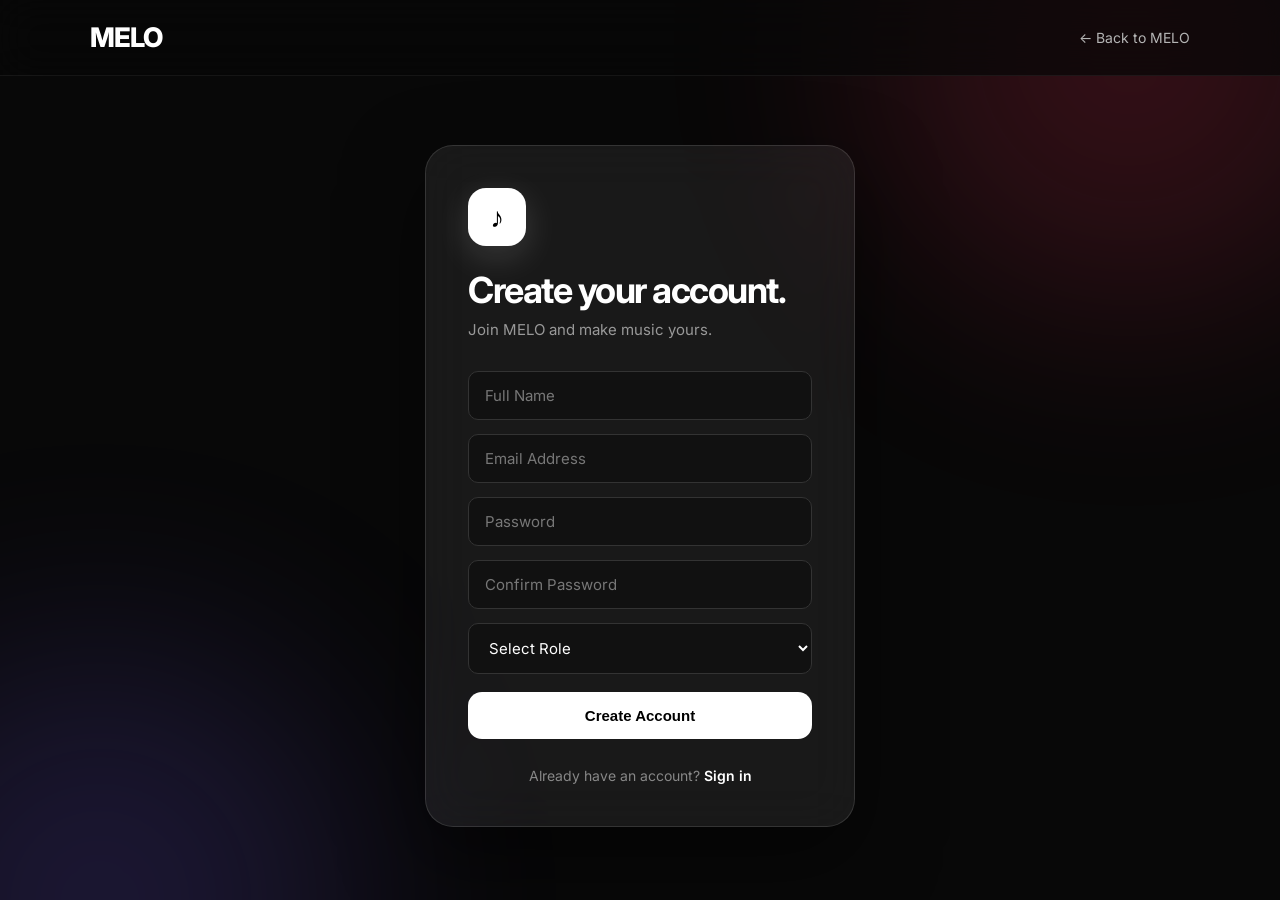
<file: frontend/register.html>
<!DOCTYPE html>
<html lang="en">

<head>
    <meta charset="UTF-8">
    <meta name="viewport" content="width=device-width, initial-scale=1.0">

    <title>MELO — Create Account</title>

    <link rel="stylesheet" href="style.css">
</head>

<body class="auth-page">

    <div class="ambient ambient-one"></div>
    <div class="ambient ambient-two"></div>

    <nav class="navbar">
        <div class="logo">MELO</div>
        <a href="index.html" class="back-home">← Back to MELO</a>
    </nav>

    <main class="auth-container">

        <div class="auth-card">

            <div class="auth-logo">♪</div>

            <h1>Create your account.</h1>

            <p class="auth-subtitle">
                Join MELO and make music yours.
            </p>

            <form id="registerForm">

                <input
                    type="text"
                    id="name"
                    placeholder="Full Name"
                    required
                >

                <input
                    type="email"
                    id="email"
                    placeholder="Email Address"
                    required
                >

                <input
                    type="password"
                    id="password"
                    placeholder="Password"
                    required
                >

                <input
                    type="password"
                    id="confirmPassword"
                    placeholder="Confirm Password"
                    required
                >

                <select id="role" required>
                    <option value="">Select Role</option>
                    <option value="listener">Listener</option>
                    <option value="artist">Artist</option>
                </select>

                <button type="submit" class="auth-button">
                    Create Account
                </button>

            </form>

            <p class="switch-auth">
                Already have an account?
                <a href="login.html">Sign in</a>
            </p>

        </div>

    </main>

    <script src="script.js"></script>

</body>
</html>
</file>
<file: frontend/style.css>
/* =========================================
   MELO
   Premium Music Experience
========================================= */

@import url('https://fonts.googleapis.com/css2?family=Inter:wght@400;500;600;700;800&display=swap');


/* =========================================
   RESET
========================================= */

* {
    margin: 0;
    padding: 0;
    box-sizing: border-box;
}

html {
    scroll-behavior: smooth;

    /* Keep hash-linked sections below the sticky navigation bar. */
    scroll-padding-top: 96px;
}


/*
   Some browsers do not apply html scroll-padding on an initial hash load.
   Give every navigation target its own offset as well, so headings never
   start behind the sticky navigation.
*/
#home,
#library,
#artistDirectory,
#browse {
    scroll-margin-top: 96px;
}

body {
    min-height: 100vh;

    font-family: "Inter", sans-serif;

    background: #080808;
    color: #ffffff;

    overflow-x: hidden;
}


/*
   The player is fixed above the bottom edge. Reserve scrollable room after
   the page content so the last cards and headings are never trapped beneath
   it.
*/
main {
    padding-bottom: 130px;
}


/* =========================================
   AMBIENT BACKGROUND
========================================= */

.ambient {
    position: fixed;

    width: 500px;
    height: 500px;

    border-radius: 50%;

    filter: blur(120px);

    opacity: 0.18;

    pointer-events: none;

    z-index: -1;

    animation: float 10s ease-in-out infinite;
}

.ambient-one {
    background: #ff375f;

    top: -200px;
    right: -100px;
}

.ambient-two {
    background: #7b61ff;

    bottom: -250px;
    left: -150px;

    animation-delay: -5s;
}


@keyframes float {

    0%,
    100% {
        transform: translate(0, 0);
    }

    50% {
        transform: translate(40px, 30px);
    }
}


/* =========================================
   NAVIGATION
========================================= */

.navbar {
    position: sticky;
    top: 0;

    z-index: 100;

    height: 76px;

    display: flex;
    align-items: center;
    justify-content: space-between;

    padding: 0 7%;

    background: rgba(8, 8, 8, 0.72);

    backdrop-filter: blur(20px);

    border-bottom: 1px solid rgba(255, 255, 255, 0.06);
}


.logo {
    color: white;

    text-decoration: none;

    font-size: 27px;

    font-weight: 800;

    letter-spacing: -1px;
}

.logo span {
    color: #ff375f;
}


.navbar nav {
    display: flex;

    gap: 34px;
}

.navbar nav a {
    position: relative;

    color: #858585;

    text-decoration: none;

    font-size: 14px;

    transition: 0.3s ease;
}

.navbar nav a:hover,
.navbar nav a.active {
    color: white;
}

.navbar nav a.active::after {

    content: "";

    position: absolute;

    width: 5px;
    height: 5px;

    border-radius: 50%;

    background: #ff375f;

    left: 50%;
    bottom: -12px;

    transform: translateX(-50%);
}


.login-btn {
    padding: 10px 20px;

    border-radius: 22px;

    border: 1px solid #303030;

    background: rgba(255, 255, 255, 0.05);

    color: white;

    cursor: pointer;

    transition: 0.3s ease;
}

.login-btn:hover {
    background: white;
    color: black;

    transform: translateY(-2px);
}


/* =========================================
   HERO
========================================= */

.hero {

    min-height: 670px;

    display: flex;

    align-items: center;

    justify-content: space-between;

    gap: 80px;

    padding: 80px 10% 120px;

    max-width: 1500px;

    margin: auto;
}


.hero-content {
    max-width: 650px;

    animation: fadeUp 1s ease forwards;
}


@keyframes fadeUp {

    from {
        opacity: 0;
        transform: translateY(30px);
    }

    to {
        opacity: 1;
        transform: translateY(0);
    }
}


.eyebrow,
.section-label {

    color: #ff375f;

    font-size: 11px;

    font-weight: 700;

    letter-spacing: 3px;
}


.eyebrow {
    margin-bottom: 22px;
}


.hero h1 {

    font-size: clamp(55px, 7vw, 100px);

    line-height: 0.95;

    letter-spacing: -6px;

    margin-bottom: 30px;
}


.hero h1 span {

    color: #777;

}


.hero-description {

    max-width: 520px;

    color: #999;

    font-size: 17px;

    line-height: 1.7;

    margin-bottom: 35px;
}


.hero-buttons {

    display: flex;

    gap: 14px;
}


.primary-btn,
.secondary-btn {

    border: none;

    border-radius: 30px;

    padding: 14px 23px;

    font-size: 14px;

    font-weight: 600;

    cursor: pointer;

    transition: 0.3s ease;
}


.primary-btn {

    background: white;

    color: black;
}


.primary-btn:hover {

    transform: translateY(-3px);

    box-shadow:
        0 12px 35px rgba(255, 255, 255, 0.15);
}


.primary-btn span {

    margin-left: 10px;

    transition: 0.3s;
}


.primary-btn:hover span {

    margin-left: 15px;
}


.secondary-btn {

    background: rgba(255, 255, 255, 0.06);

    color: white;

    border: 1px solid rgba(255, 255, 255, 0.1);
}


.secondary-btn:hover {

    background: rgba(255, 255, 255, 0.12);

    transform: translateY(-3px);
}


/* =========================================
   HERO ART
========================================= */

.hero-art-wrapper {

    position: relative;

    width: 390px;

    height: 390px;

    flex-shrink: 0;

    animation:
        fadeArt 1.2s ease forwards,
        artFloat 6s ease-in-out infinite;
}


@keyframes fadeArt {

    from {
        opacity: 0;
        transform: scale(0.85);
    }

    to {
        opacity: 1;
        transform: scale(1);
    }
}


@keyframes artFloat {

    0%,
    100% {
        translate: 0 0;
    }

    50% {
        translate: 0 -12px;
    }
}


.hero-glow {

    position: absolute;

    inset: 20px;

    background: #ff375f;

    filter: blur(80px);

    opacity: 0.25;
}


.hero-art {

    position: relative;

    width: 100%;
    height: 100%;

    border-radius: 28px;

    overflow: hidden;

    background:
        radial-gradient(
            circle at 30% 25%,
            #ff8a9f,
            transparent 25%
        ),
        radial-gradient(
            circle at 70% 70%,
            #713cff,
            transparent 35%
        ),
        linear-gradient(
            135deg,
            #ff375f,
            #241034
        );

    box-shadow:
        0 40px 80px rgba(0, 0, 0, 0.5);
}


.hero-art::before {

    content: "";

    position: absolute;

    inset: 0;

    background:
        repeating-linear-gradient(
            45deg,
            transparent,
            transparent 12px,
            rgba(255,255,255,0.04) 13px
        );
}


.art-content {

    position: absolute;

    inset: 0;

    display: flex;

    flex-direction: column;

    justify-content: space-between;

    padding: 30px;
}


.art-content span {

    font-size: 28px;

    font-weight: 800;

    letter-spacing: -1px;
}


.art-content strong {

    font-size: 100px;

    line-height: 1;

    align-self: flex-end;

    opacity: 0.25;
}


/* =========================================
   MUSIC SECTION
========================================= */

.music-section {

    max-width: 1500px;

    margin: auto;

    padding: 40px 10% 100px;
}


.section-heading {

    display: flex;

    justify-content: space-between;

    align-items: flex-end;

    margin-bottom: 30px;
}


.section-heading h2 {

    font-size: 32px;

    letter-spacing: -1.5px;

    margin-top: 8px;
}


.section-heading a {

    color: #888;

    text-decoration: none;

    font-size: 13px;

    transition: 0.3s;
}


.section-heading a:hover {

    color: white;
}


/* =========================================
   MUSIC CARDS
========================================= */

.music-grid {

    display: grid;

    grid-template-columns:
        repeat(4, 1fr);

    gap: 24px;
}


.music-card {

    cursor: pointer;

    transition: 0.4s ease;
}


.album-container {

    position: relative;

    overflow: hidden;

    border-radius: 16px;

    /* Keep a deliberate, consistent gap before the song details. */
    margin-bottom: 12px;
}


.album-art {
    position: relative;

    aspect-ratio: 1;

    overflow: hidden;

    display: flex;

    align-items: flex-end;

    justify-content: flex-start;

    padding: 20px;

    transition: 0.5s ease;
}

.album-art img {
    position: absolute;

    inset: 0;

    width: 100%;
    height: 100%;

    object-fit: cover;

    transition: 0.6s ease;
}

.music-card:hover .album-art img {
    transform: scale(1.08);
}


.art-one {

    background:
        radial-gradient(circle at 30% 20%, #ff8a9f, transparent 30%),
        linear-gradient(135deg, #ff375f, #35133f);
}


.art-two {

    background:
        radial-gradient(circle at 70% 30%, #ffe08a, transparent 25%),
        linear-gradient(135deg, #ff8a00, #5b1b00);
}


.art-three {

    background:
        radial-gradient(circle at 40% 30%, #b7ffdf, transparent 30%),
        linear-gradient(135deg, #00a878, #071f27);
}


.art-four {

    background:
        radial-gradient(circle at 60% 30%, #b7bfff, transparent 30%),
        linear-gradient(135deg, #5746ff, #171229);
}


.album-art span {

    opacity: 0.25;

    font-size: 60px;
}


.card-play {

    position: absolute;

    right: 15px;
    bottom: 15px;

    width: 46px;
    height: 46px;

    border-radius: 50%;

    border: none;

    background: white;

    color: black;

    opacity: 0;

    transform: translateY(10px) scale(0.8);

    cursor: pointer;

    transition: 0.3s ease;
}


.music-card:hover {

    transform: translateY(-7px);
}


.music-card:hover .album-art {

    transform: scale(1.04);
}


.music-card:hover .card-play {

    opacity: 1;

    transform: translateY(0) scale(1);
}


.music-card h3 {

    font-size: 15px;

    margin: 0 0 7px;
}


.music-card p {

    color: #777;

    font-size: 13px;

    margin: 0;
}


.music-card p + p {

    margin-top: 2px;
}


/* =========================================
   ARTIST BANNER
========================================= */

.artist-banner {

    max-width: 1300px;

    min-height: 330px;

    margin: 0 auto 180px;

    padding: 55px 70px;

    border-radius: 28px;

    display: flex;

    align-items: center;

    justify-content: space-between;

    overflow: hidden;

    background:
        radial-gradient(
            circle at 80% 50%,
            #ff375f 0%,
            transparent 30%
        ),
        #151515;
}


.artist-banner h2 {

    font-size: 45px;

    line-height: 1.05;

    letter-spacing: -2px;

    margin: 15px 0 30px;
}


.artist-circle {

    width: 230px;
    height: 230px;

    display: flex;

    align-items: center;
    justify-content: center;

    border-radius: 50%;

    font-size: 80px;

    background:
        linear-gradient(
            135deg,
            #ff375f,
            #7b61ff
        );

    box-shadow:
        0 30px 80px rgba(255, 55, 95, 0.25);

    animation: spinSlow 12s linear infinite;
}


@keyframes spinSlow {

    from {
        transform: rotate(0);
    }

    to {
        transform: rotate(360deg);
    }
}


/* =========================================
   MUSIC PLAYER
========================================= */
/* =========================================
   MELO MUSIC PLAYER
========================================= */

.player {

    position: fixed;

    z-index: 200;

    left: 20px;
    right: 20px;
    bottom: 20px;

    min-height: 82px;

    padding: 12px 22px;

    display: flex;

    align-items: center;

    justify-content: space-between;

    gap: 25px;

    background: rgba(25, 25, 25, 0.88);

    backdrop-filter: blur(25px);

    border: 1px solid rgba(255, 255, 255, 0.1);

    border-radius: 18px;

    box-shadow:
        0 20px 60px rgba(0, 0, 0, 0.5);
}


/* =========================================
   SONG INFORMATION
========================================= */

.now-playing {

    display: flex;

    align-items: center;

    gap: 12px;

    width: 230px;

    flex-shrink: 0;
}


.mini-art {

    width: 50px;
    height: 50px;

    display: flex;

    align-items: center;
    justify-content: center;

    border-radius: 10px;

    background:
        linear-gradient(
            135deg,
            #ff375f,
            #7b61ff
        );

    font-size: 20px;
}


.song-info {

    overflow: hidden;
}


.song-info strong {

    display: block;

    font-size: 13px;

    white-space: nowrap;

    overflow: hidden;

    text-overflow: ellipsis;
}


.song-info p {

    color: #777;

    font-size: 11px;

    margin-top: 4px;
}


/* =========================================
   PLAYER CENTER
========================================= */

.player-center {

    flex: 1;

    max-width: 600px;
}


/* =========================================
   BUTTONS
========================================= */

.player-controls {

    display: flex;

    align-items: center;

    justify-content: center;

    gap: 25px;

    margin-bottom: 8px;
}


.player-controls button {

    border: none;

    background: transparent;

    color: white;

    cursor: pointer;

    font-size: 16px;

    transition: 0.2s ease;
}


.player-controls button:hover {

    transform: scale(1.15);

    color: #ff375f;
}


.player-controls .play-main {

    width: 40px;
    height: 40px;

    display: flex;

    align-items: center;
    justify-content: center;

    border-radius: 50%;

    background: white;

    color: black;

    font-size: 12px;
}


.player-controls .play-main:hover {

    color: black;

    transform: scale(1.1);
}


/* =========================================
   PROGRESS BAR
========================================= */

.progress-container {

    display: flex;

    align-items: center;

    gap: 8px;

    width: 100%;
}


.progress-container span {

    color: #777;

    font-size: 9px;

    min-width: 28px;

    text-align: center;
}


.progress-container input {

    flex: 1;

}


/* =========================================
   RANGE SLIDER
========================================= */

input[type="range"] {

    appearance: none;

    height: 4px;

    border-radius: 10px;

    background: #444;

    cursor: pointer;
}


input[type="range"]::-webkit-slider-thumb {

    appearance: none;

    width: 11px;
    height: 11px;

    border-radius: 50%;

    background: white;

    opacity: 0;

    transition: 0.2s;
}


input[type="range"]:hover::-webkit-slider-thumb {

    opacity: 1;
}


/* =========================================
   VOLUME
========================================= */

.player-extra {

    width: 180px;

    display: flex;

    align-items: center;

    justify-content: flex-end;

    gap: 10px;
}


.player-extra span {

    font-size: 14px;
}


#volumeBar {

    width: 90px;
}


/* =========================================
   MOBILE PLAYER
========================================= */

@media (max-width: 650px) {

    .player {

        left: 8px;
        right: 8px;
        bottom: 8px;

        padding: 10px;

        gap: 10px;

    }


    .now-playing {

        width: 130px;
    }


    .mini-art {

        width: 42px;
        height: 42px;
    }


    .player-extra {

        display: none;
    }


    .player-controls {

        gap: 12px;
    }

}

/* =========================================
   RESPONSIVE
========================================= */

@media (max-width: 1000px) {

    .hero {

        flex-direction: column;

        align-items: flex-start;

    }

    .hero-art-wrapper {

        width: 320px;
        height: 320px;

        align-self: center;
    }

    .music-grid {

        grid-template-columns:
            repeat(2, 1fr);
    }

    .artist-banner {

        margin: 0 5% 150px;

    }
}


@media (max-width: 650px) {

    .navbar {

        padding: 0 20px;
    }

    .navbar nav {

        display: none;
    }

    .hero {

        padding:
            60px 25px
            100px;
    }

    .hero h1 {

        font-size: 55px;

        letter-spacing: -4px;
    }

    .hero-art-wrapper {

        width: 270px;
        height: 270px;
    }

    .music-section {

        padding:
            30px 25px
            100px;
    }

    .music-grid {

        grid-template-columns: 1fr 1fr;

        gap: 14px;
    }

    .artist-banner {

        margin: 0 20px 150px;

        padding: 40px 30px;

        min-height: 280px;
    }

    .artist-banner h2 {

        font-size: 32px;
    }

    .artist-circle {

        display: none;
    }

    .player {

        left: 10px;
        right: 10px;
        bottom: 10px;
    }

    .player-extra {

        display: none;
    }

    .now-playing {

        min-width: 0;
    }

}

/* =========================================
   BROWSE PAGE
========================================= */

.browse-page {

    max-width: 1400px;

    margin: auto;

    padding: 70px 8% 180px;

}


/* =========================================
   BROWSE HEADER
========================================= */

.browse-header {

    display: flex;

    align-items: flex-end;

    justify-content: space-between;

    gap: 40px;

    margin-bottom: 70px;

}


.browse-header h1 {

    font-size: clamp(50px, 6vw, 80px);

    line-height: 0.95;

    letter-spacing: -5px;

    margin-top: 15px;

}


/* =========================================
   SEARCH
========================================= */

.search-box {

    width: 330px;

    height: 48px;

    display: flex;

    align-items: center;

    gap: 10px;

    padding: 0 17px;

    border-radius: 25px;

    background: rgba(255,255,255,0.06);

    border: 1px solid rgba(255,255,255,0.08);

    transition: 0.3s;

}


.search-box:focus-within {

    border-color: rgba(255,55,95,0.6);

    background: rgba(255,255,255,0.09);

}


.search-box span {

    color: #888;

    font-size: 24px;

}


.search-box input {

    width: 100%;

    border: none;

    outline: none;

    background: transparent;

    color: white;

    font-size: 13px;

}


.search-box input::placeholder {

    color: #666;

}


/* =========================================
   GENRES
========================================= */

.genre-section {

    margin-bottom: 70px;

}


.genres {

    display: flex;

    flex-wrap: wrap;

    gap: 10px;

    margin-top: 25px;

    /* Separate the genre controls from the first row of album covers. */
    margin-bottom: 24px;

}


.genre {

    padding: 11px 20px;

    border-radius: 25px;

    border: 1px solid #292929;

    background: #111;

    color: #888;

    cursor: pointer;

    transition: 0.3s;

}


.genre:hover {

    color: white;

    border-color: #555;

}


.genre.active {

    background: white;

    color: black;

    border-color: white;

}


/* =========================================
   BROWSE MUSIC
========================================= */

.browse-music {

    margin-bottom: 100px;

}


/* =========================================
   ARTISTS
========================================= */

.artists-section {

    margin-top: 50px;

}


.artist-grid {

    display: grid;

    grid-template-columns:
        repeat(4, 1fr);

    gap: 20px;

}


.artist-card {

    padding: 25px;

    border-radius: 18px;

    background: rgba(255,255,255,0.04);

    border: 1px solid rgba(255,255,255,0.06);

    text-align: center;

    transition: 0.35s ease;

}


.artist-card:hover {

    transform: translateY(-7px);

    background: rgba(255,255,255,0.07);

}


.artist-avatar {

    width: 100px;
    height: 100px;

    margin: 0 auto 18px;

    display: flex;

    align-items: center;
    justify-content: center;

    border-radius: 50%;

    font-size: 35px;

    font-weight: 700;

    background:
        linear-gradient(
            135deg,
            #ff375f,
            #7b61ff
        );

}


.artist-card h3 {

    font-size: 16px;

    margin-bottom: 7px;

}


.artist-card p {

    color: #777;

    font-size: 11px;

}


/* =========================================
   BROWSE RESPONSIVE
========================================= */

@media (max-width: 900px) {

    .browse-header {

        flex-direction: column;

        align-items: flex-start;

    }


    .search-box {

        width: 100%;

    }


    .artist-grid {

        grid-template-columns:
            repeat(2, 1fr);

    }

}


@media (max-width: 600px) {

    .browse-page {

        padding:
            50px 25px 170px;

    }


    .browse-header h1 {

        font-size: 52px;

    }


    .artist-grid {

        grid-template-columns: 1fr;

    }

}

/* ============================= */
/* AUTHENTICATION PAGES */
/* ============================= */

.auth-page {
    min-height: 100vh;
    background: #080808;
    color: white;
    overflow-x: hidden;
}


/* Navbar */

.auth-page .navbar {
    position: relative;
    z-index: 10;
}

.back-home {
    color: #b5b5b5;
    text-decoration: none;
    font-size: 14px;
    transition: 0.3s;
}

.back-home:hover {
    color: white;
}


/* Auth Container */

.auth-container {
    min-height: calc(100vh - 80px);

    display: flex;
    justify-content: center;
    align-items: center;

    padding: 50px 20px;

    position: relative;
    z-index: 2;
}


/* Card */

.auth-card {
    width: 100%;
    max-width: 430px;

    padding: 42px;

    background: rgba(255, 255, 255, 0.07);

    border: 1px solid rgba(255, 255, 255, 0.12);

    border-radius: 28px;

    backdrop-filter: blur(25px);
    -webkit-backdrop-filter: blur(25px);

    box-shadow:
        0 30px 80px rgba(0, 0, 0, 0.5);

    animation: authCardAppear 0.7s ease;
}


@keyframes authCardAppear {

    from {
        opacity: 0;
        transform: translateY(30px) scale(0.97);
    }

    to {
        opacity: 1;
        transform: translateY(0) scale(1);
    }

}


/* Logo */

.auth-logo {
    width: 58px;
    height: 58px;

    display: flex;
    align-items: center;
    justify-content: center;

    margin-bottom: 25px;

    border-radius: 18px;

    background: white;
    color: black;

    font-size: 28px;

    box-shadow: 0 10px 35px rgba(255,255,255,0.15);
}


/* Heading */

.auth-card h1 {
    font-size: 36px;
    line-height: 1.1;

    margin-bottom: 10px;

    letter-spacing: -1.5px;
}


.auth-subtitle {
    color: #999;

    margin-bottom: 32px;

    font-size: 15px;
}


/* Inputs */

.input-group {
    margin-bottom: 20px;
}


.input-group label {
    display: block;

    margin-bottom: 8px;

    color: #ccc;

    font-size: 13px;
}


.input-group input,
.input-group select {
    width: 100%;

    box-sizing: border-box;

    padding: 14px 15px;

    border-radius: 12px;

    border: 1px solid rgba(255,255,255,0.12);

    background: rgba(255,255,255,0.06);

    color: white;

    outline: none;

    font-size: 14px;

    transition: 0.3s;
}


.input-group input::placeholder {
    color: #666;
}


.input-group input:focus,
.input-group select:focus {
    border-color: rgba(255,255,255,0.5);

    background: rgba(255,255,255,0.09);

    box-shadow: 0 0 0 3px rgba(255,255,255,0.04);
}


.input-group select option {
    background: #151515;
    color: white;
}


/* Remember + Forgot */

.auth-options {
    display: flex;

    justify-content: space-between;
    align-items: center;

    margin: 5px 0 24px;

    font-size: 13px;
}


.remember {
    color: #999;

    display: flex;

    gap: 7px;

    align-items: center;
}


.remember input {
    accent-color: white;
}


.forgot-password {
    color: #ddd;

    text-decoration: none;
}


.forgot-password:hover {
    text-decoration: underline;
}


/* Main Button */

.auth-button {
    width: 100%;

    border: none;

    padding: 15px;

    border-radius: 14px;

    background: white;

    color: black;

    font-size: 15px;

    font-weight: 600;

    cursor: pointer;

    transition: 0.3s;
}


.auth-button:hover {
    transform: translateY(-2px);

    box-shadow:
        0 10px 30px rgba(255,255,255,0.15);
}


.auth-button:active {
    transform: scale(0.98);
}


/* Divider */

.divider {
    display: flex;

    align-items: center;

    gap: 15px;

    margin: 25px 0;

    color: #666;

    font-size: 13px;
}


.divider::before,
.divider::after {
    content: "";

    height: 1px;

    flex: 1;

    background: rgba(255,255,255,0.1);
}


/* Google */

.google-button {
    width: 100%;

    padding: 14px;

    border-radius: 14px;

    border: 1px solid rgba(255,255,255,0.12);

    background: rgba(255,255,255,0.05);

    color: white;

    font-size: 14px;

    cursor: pointer;

    transition: 0.3s;
}


.google-button:hover {
    background: rgba(255,255,255,0.1);
}


/* Switch Login/Register */

.switch-auth {
    text-align: center;

    color: #888;

    font-size: 14px;

    margin-top: 28px;

    margin-bottom: 0;
}


.switch-auth a {
    color: white;

    font-weight: 600;

    text-decoration: none;
}


.switch-auth a:hover {
    text-decoration: underline;
}


/* Mobile */

@media (max-width: 600px) {

    .auth-card {
        padding: 30px 24px;

        border-radius: 22px;
    }

    .auth-card h1 {
        font-size: 30px;
    }

    .auth-options {
        flex-direction: column;

        align-items: flex-start;

        gap: 12px;
    }

}

/* ===============================
   REGISTER / LOGIN FORM FIX
   =============================== */

.auth-card input,
.auth-card select {
    width: 100%;
    padding: 14px 16px;
    margin-bottom: 14px;

    background: #111;
    color: white;

    border: 1px solid #333;
    border-radius: 10px;

    font-size: 15px;
    font-family: inherit;

    outline: none;
    box-sizing: border-box;

    transition: border-color 0.2s ease,
                box-shadow 0.2s ease;
}

.auth-card input::placeholder {
    color: #777;
}

.auth-card input:focus,
.auth-card select:focus {
    border-color: #777;
    box-shadow: 0 0 0 2px rgba(255, 255, 255, 0.08);
}

.auth-card select {
    appearance: auto;
    cursor: pointer;
}

.auth-card option {
    background: #111;
    color: white;
}

/* Form spacing */

#registerForm {
    width: 100%;
}

/* Make the register button fit properly */

.auth-card .auth-button {
    width: 100%;
    margin-top: 4px;
}
.navbar .auth-button {
    width: auto;
    margin-top: 0;
    padding: 12px 24px;
}
</file>
